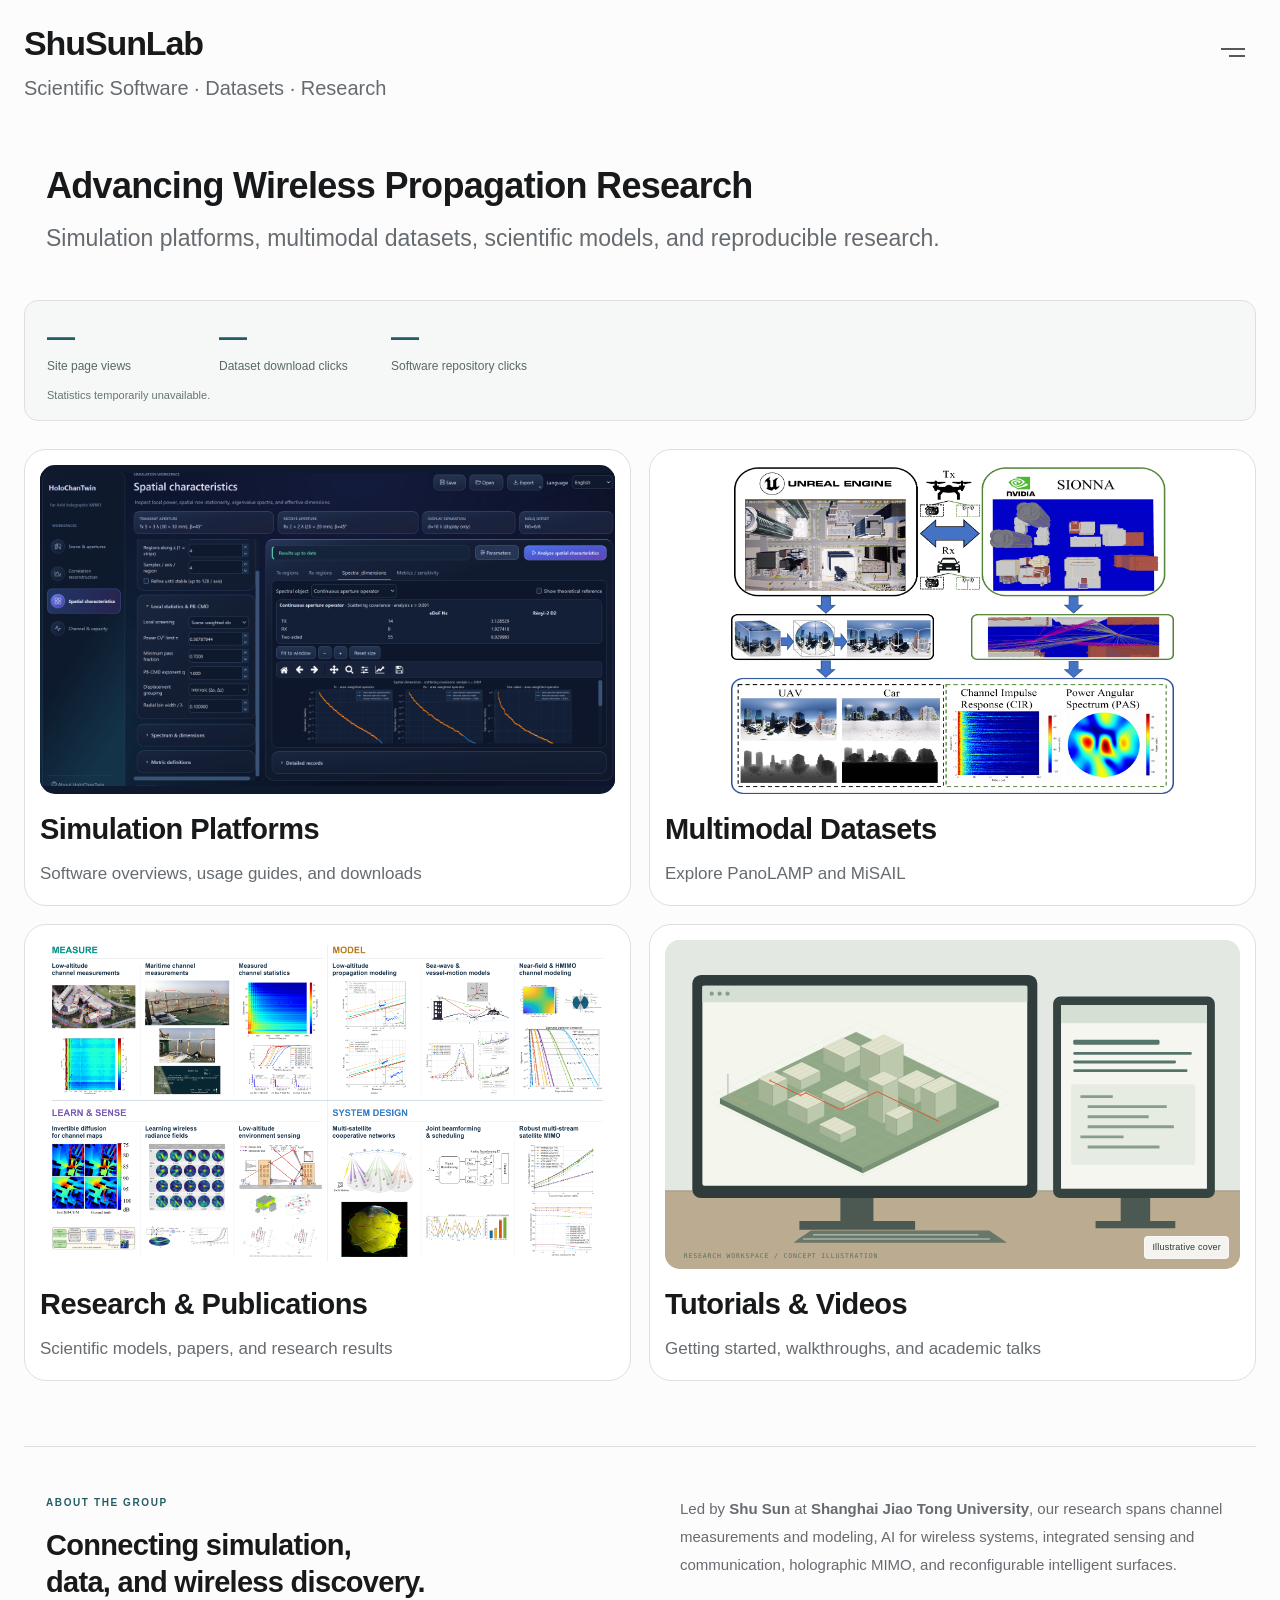
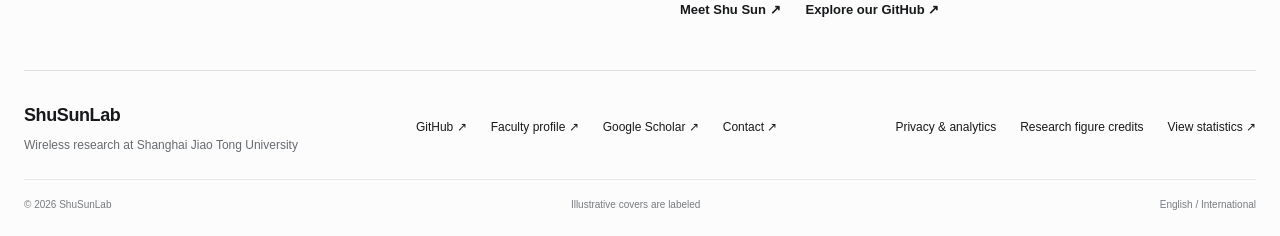
<file: index.html>
<!doctype html>
<html lang="en"><head><meta charset="utf-8"><meta name="viewport" content="width=device-width, initial-scale=1"><meta name="theme-color" content="#fcfcfc"><meta name="description" content="ShuSunLab research hub: simulation platforms, multimodal datasets, scientific models, publications, and practical guides."><meta name="robots" content="index,follow"><meta property="og:title" content="Research Hub — ShuSunLab"><meta property="og:description" content="ShuSunLab research hub: simulation platforms, multimodal datasets, scientific models, publications, and practical guides."><title>Research Hub — ShuSunLab</title><link rel="icon" href="/favicon.svg" type="image/svg+xml"><link rel="stylesheet" href="portal.css"><script src="portal.js" defer></script><script src="site-config.js" defer></script><script src="analytics.js" defer></script><link rel="canonical" href="https://shusunlab.github.io/"><meta property="og:url" content="https://shusunlab.github.io/"><meta property="og:type" content="website"><meta property="og:site_name" content="ShuSunLab"><link rel="stylesheet" href="public-stats.css"><script src="public-stats.js" defer></script></head><body><a class="skip-link" href="#main">Skip to content</a><header class="header wrap"><div><a class="brand" href="index.html">ShuSunLab</a><p class="brand-subtitle">Scientific Software · Datasets · Research</p></div><button class="menu-toggle" aria-label="Open navigation menu" aria-expanded="false" aria-controls="site-menu"><span></span><span></span><span></span></button><nav id="site-menu" class="site-menu" aria-label="Main navigation"><a href="index.html" aria-current="page">Home</a><a href="platforms.html">Simulation Platforms</a><a href="datasets.html">Multimodal Datasets</a><a href="publications.html">Research & Publications</a><a href="tutorials.html">Tutorials & Videos</a><a href="https://github.com/ShuSunLab" target="_blank" rel="noopener noreferrer">GitHub <span aria-hidden="true">↗</span></a><a href="https://icisee.sjtu.edu.cn/jiaoshiml/548.html" target="_blank" rel="noopener noreferrer">Faculty profile <span aria-hidden="true">↗</span></a><a href="https://dash.cloudflare.com/3c6f97cd779b14a8a4eb833f8f05fec4/workers/d1/databases/d4abb3b9-f65b-41f5-adff-e5b896fb768b/console" target="_blank" rel="noopener noreferrer" title="Owner access: Cloudflare sign-in required" aria-label="View statistics (Cloudflare sign-in required)">View statistics <span aria-hidden="true">↗</span></a></nav></header><main id="main" class="wrap"><section class="home-intro"><p class="eyebrow">SHANGHAI JIAO TONG UNIVERSITY</p><h1>Advancing Wireless Propagation Research</h1><p>Simulation platforms, multimodal datasets, scientific models, and reproducible research.</p></section><section class="usage-summary" aria-label="Recorded website activity"><dl class="usage-stats"><div class="usage-stat"><dt>Site page views</dt><dd data-public-stat="siteViews">—</dd></div><div class="usage-stat"><dt>Dataset download clicks</dt><dd data-public-stat="datasetClicks">—</dd></div><div class="usage-stat"><dt>Software repository clicks</dt><dd data-public-stat="softwareClicks">—</dd></div></dl><p class="usage-caption" data-stats-status aria-live="polite" hidden></p><noscript><p class="usage-caption">Enable JavaScript to view current statistics.</p></noscript></section><section class="category-grid" aria-label="Explore our research resources"><a class="category-card" href="platforms.html"><div class="cover holo-cover"><img src="Holo.png" width="3020" height="1648" alt="HoloChanTwin interface showing spatial characteristics, effective dimensions, and eigenvalue spectra"></div><div class="category-copy"><h2>Simulation Platforms</h2><p>Software overviews, usage guides, and downloads</p><span class="card-arrow" aria-hidden="true">↗</span></div></a><a class="category-card" href="datasets.html"><div class="cover panolamp-cover"><img src="PanoLAMP.png" width="1445" height="1071" alt="PanoLAMP data-generation pipeline combining panoramic visual data, depth, and simulated wireless channels"></div><div class="category-copy"><h2>Multimodal Datasets</h2><p>Explore PanoLAMP and MiSAIL</p><span class="card-arrow" aria-hidden="true">↗</span></div></a><a class="category-card" href="publications.html"><div class="cover research-cover"><img src="cover-research-v12.png" width="4200" height="2415" alt="ShuSunLab research figures: channel measurement and modeling, wireless AI and sensing, and satellite system design" loading="lazy" decoding="async"></div><div class="category-copy"><h2>Research & Publications</h2><p>Scientific models, papers, and research results</p><span class="card-arrow" aria-hidden="true">↗</span></div></a><a class="category-card" href="tutorials.html"><div class="cover"><img src="cover-tutorial.svg" width="800" height="460" alt="Illustrative research software and documentation workspace" loading="lazy"><span class="image-note">Illustrative cover</span></div><div class="category-copy"><h2>Tutorials & Videos</h2><p>Getting started, walkthroughs, and academic talks</p><span class="card-arrow" aria-hidden="true">↗</span></div></a></section><section class="group-intro" aria-labelledby="group-title"><div><p class="eyebrow">ABOUT THE GROUP</p><h2 id="group-title">Connecting simulation,<br>data, and wireless discovery.</h2></div><div><p>Led by <strong>Shu Sun</strong> at <strong>Shanghai Jiao Tong University</strong>, our research spans channel measurements and modeling, AI for wireless systems, integrated sensing and communication, holographic MIMO, and reconfigurable intelligent surfaces.</p><div class="inline-links"><a href="https://icisee.sjtu.edu.cn/jiaoshiml/548.html" target="_blank" rel="noopener noreferrer">Meet Shu Sun <span aria-hidden="true">↗</span></a><a href="https://github.com/ShuSunLab" target="_blank" rel="noopener noreferrer">Explore our GitHub <span aria-hidden="true">↗</span></a></div></div></section></main><footer class="footer wrap"><div><strong>ShuSunLab</strong><p>Wireless research at Shanghai Jiao Tong University</p></div><div class="footer-links"><a href="https://github.com/ShuSunLab" target="_blank" rel="noopener noreferrer">GitHub <span aria-hidden="true">↗</span></a><a href="https://icisee.sjtu.edu.cn/jiaoshiml/548.html" target="_blank" rel="noopener noreferrer">Faculty profile <span aria-hidden="true">↗</span></a><a href="https://scholar.google.com/citations?user=_XzTojkAAAAJ&amp;hl=en" target="_blank" rel="noopener noreferrer">Google Scholar <span aria-hidden="true">↗</span></a><a href="mailto:shusun@sjtu.edu.cn">Contact ↗</a></div><div class="footer-links"><a href="privacy.html">Privacy & analytics</a><a href="research-cover-sources.txt">Research figure credits</a><a data-analytics-dashboard href="https://dash.cloudflare.com/3c6f97cd779b14a8a4eb833f8f05fec4/workers/d1/databases/d4abb3b9-f65b-41f5-adff-e5b896fb768b/console" target="_blank" rel="noopener noreferrer" title="Owner access: Cloudflare sign-in required" aria-label="View statistics (Cloudflare sign-in required)">View statistics ↗</a></div><div class="footer-note"><span>© 2026 ShuSunLab</span><span>Illustrative covers are labeled</span><span>English / International</span></div></footer></body></html>
</file>
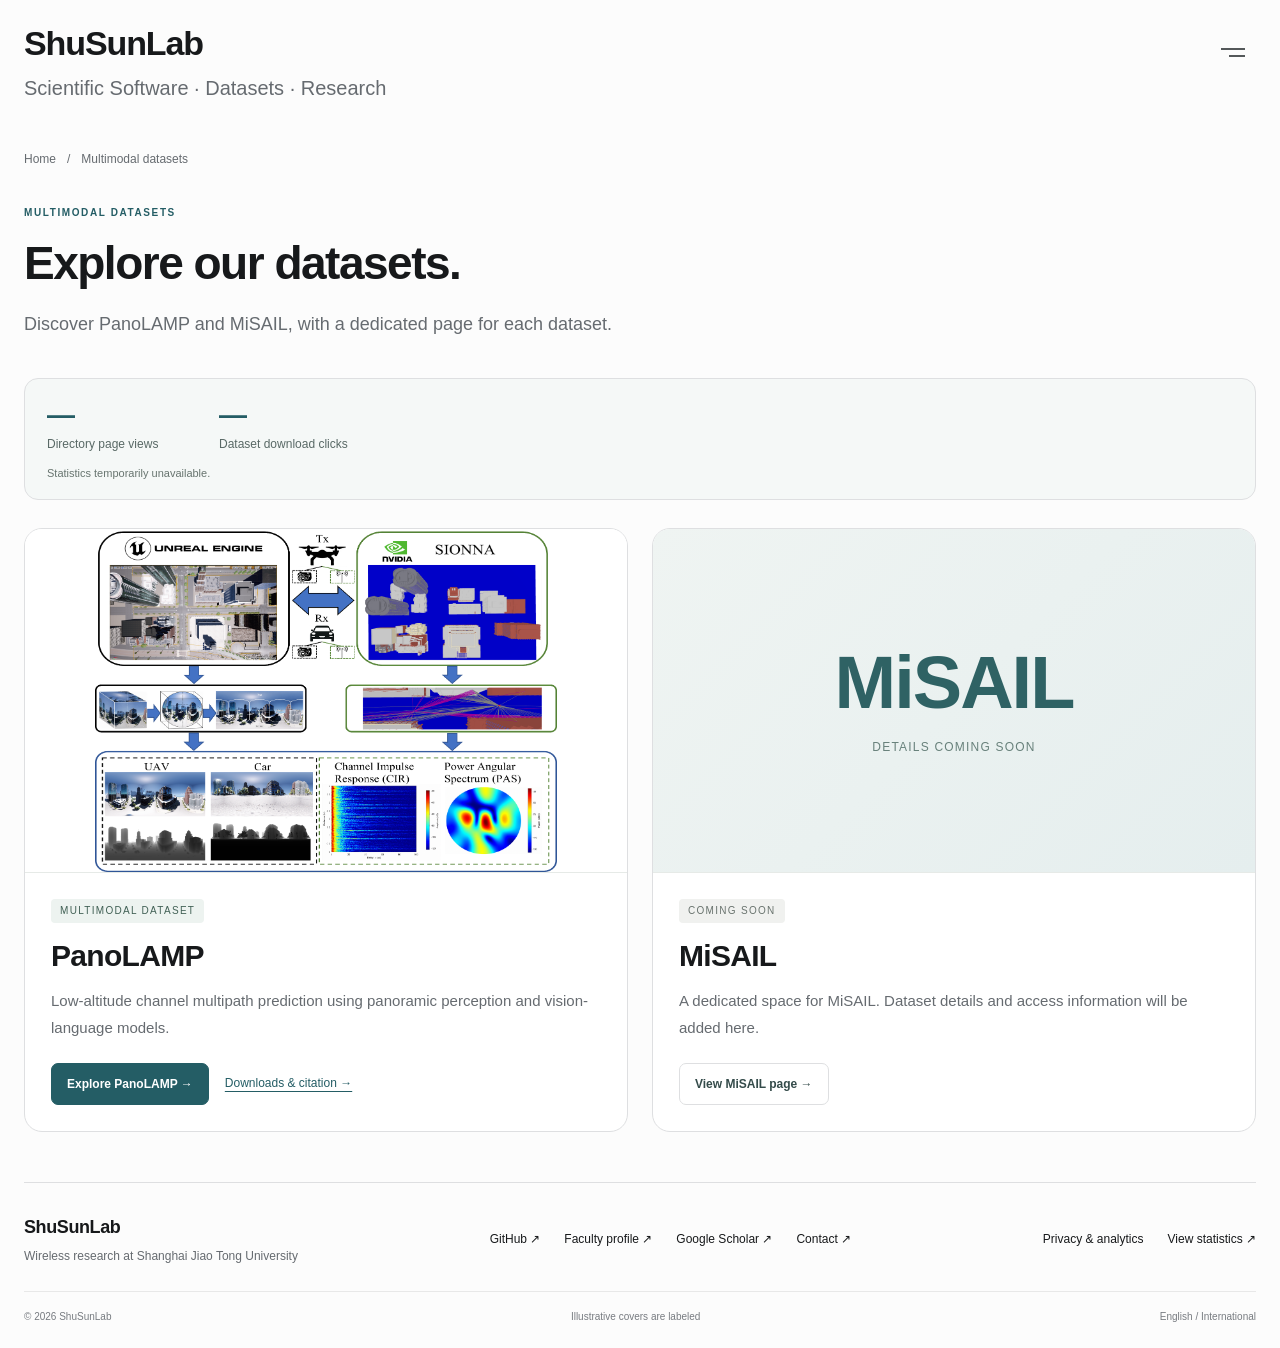
<file: datasets.html>
<!doctype html>
<html lang="en"><head><meta charset="utf-8"><meta name="viewport" content="width=device-width, initial-scale=1"><meta name="theme-color" content="#fcfcfc"><meta name="description" content="Explore PanoLAMP and MiSAIL, each with its own dataset page."><meta name="robots" content="index,follow"><meta property="og:title" content="Multimodal Datasets — ShuSunLab"><meta property="og:description" content="Explore PanoLAMP and MiSAIL, each with its own dataset page."><title>Multimodal Datasets — ShuSunLab</title><link rel="icon" href="/favicon.svg" type="image/svg+xml"><link rel="stylesheet" href="portal.css"><script src="portal.js" defer></script><script src="site-config.js" defer></script><script src="analytics.js" defer></script><link rel="canonical" href="https://shusunlab.github.io/datasets.html"><meta property="og:url" content="https://shusunlab.github.io/datasets.html"><meta property="og:type" content="website"><meta property="og:site_name" content="ShuSunLab"><link rel="stylesheet" href="public-stats.css"><script src="public-stats.js" defer></script><link rel="stylesheet" href="datasets.css"></head><body><a class="skip-link" href="#main">Skip to content</a><header class="header wrap"><div><a class="brand" href="index.html">ShuSunLab</a><p class="brand-subtitle">Scientific Software · Datasets · Research</p></div><button class="menu-toggle" aria-label="Open navigation menu" aria-expanded="false" aria-controls="site-menu"><span></span><span></span><span></span></button><nav id="site-menu" class="site-menu" aria-label="Main navigation"><a href="index.html">Home</a><a href="platforms.html">Simulation Platforms</a><a href="datasets.html" aria-current="page">Multimodal Datasets</a><a href="publications.html">Research & Publications</a><a href="tutorials.html">Tutorials & Videos</a><a href="https://github.com/ShuSunLab" target="_blank" rel="noopener noreferrer">GitHub <span aria-hidden="true">↗</span></a><a href="https://icisee.sjtu.edu.cn/jiaoshiml/548.html" target="_blank" rel="noopener noreferrer">Faculty profile <span aria-hidden="true">↗</span></a><a href="https://dash.cloudflare.com/3c6f97cd779b14a8a4eb833f8f05fec4/workers/d1/databases/d4abb3b9-f65b-41f5-adff-e5b896fb768b/console" target="_blank" rel="noopener noreferrer" title="Owner access: Cloudflare sign-in required" aria-label="View statistics (Cloudflare sign-in required)">View statistics <span aria-hidden="true">↗</span></a></nav></header><main id="main" class="wrap"><div class="breadcrumb"><a href="index.html">Home</a><span>/</span><span>Multimodal datasets</span></div><section class="page-intro"><p class="eyebrow">MULTIMODAL DATASETS</p><h1>Explore our datasets.</h1><p>Discover PanoLAMP and MiSAIL, with a dedicated page for each dataset.</p></section><section class="usage-summary" aria-label="Recorded website activity"><dl class="usage-stats"><div class="usage-stat"><dt>Directory page views</dt><dd data-public-stat="pageViews">—</dd></div><div class="usage-stat"><dt>Dataset download clicks</dt><dd data-public-stat="datasetClicks">—</dd></div></dl><p class="usage-caption" data-stats-status aria-live="polite" hidden></p><noscript><p class="usage-caption">Enable JavaScript to view current statistics.</p></noscript></section><section class="dataset-catalog" aria-label="Choose a dataset">
<article class="dataset-card" id="download"><a class="dataset-card-visual panolamp-cover" href="panolamp.html" aria-label="Explore PanoLAMP"><img src="PanoLAMP.png" width="1445" height="1071" alt="PanoLAMP pipeline combining panoramic visual data, depth, and simulated wireless channels"></a><div class="dataset-card-copy"><span class="badge">MULTIMODAL DATASET</span><h2><a href="panolamp.html">PanoLAMP</a></h2><p>Low-altitude channel multipath prediction using panoramic perception and vision-language models.</p><div class="dataset-card-actions" id="citation"><a class="button primary" href="panolamp.html">Explore PanoLAMP →</a><a class="dataset-text-link" href="panolamp.html#download">Downloads &amp; citation →</a></div></div></article>
<article class="dataset-card"><a class="dataset-card-visual dataset-placeholder" href="misail.html" aria-label="Preview MiSAIL"><span class="dataset-wordmark">MiSAIL</span><span class="dataset-placeholder-note">Details coming soon</span></a><div class="dataset-card-copy"><span class="badge dataset-coming-soon">COMING SOON</span><h2><a href="misail.html">MiSAIL</a></h2><p>A dedicated space for MiSAIL. Dataset details and access information will be added here.</p><div class="dataset-card-actions"><a class="button secondary" href="misail.html">View MiSAIL page →</a></div></div></article>
</section></main><footer class="footer wrap"><div><strong>ShuSunLab</strong><p>Wireless research at Shanghai Jiao Tong University</p></div><div class="footer-links"><a href="https://github.com/ShuSunLab" target="_blank" rel="noopener noreferrer">GitHub <span aria-hidden="true">↗</span></a><a href="https://icisee.sjtu.edu.cn/jiaoshiml/548.html" target="_blank" rel="noopener noreferrer">Faculty profile <span aria-hidden="true">↗</span></a><a href="https://scholar.google.com/citations?user=_XzTojkAAAAJ&amp;hl=en" target="_blank" rel="noopener noreferrer">Google Scholar <span aria-hidden="true">↗</span></a><a href="mailto:shusun@sjtu.edu.cn">Contact ↗</a></div><div class="footer-links"><a href="privacy.html">Privacy & analytics</a><a data-analytics-dashboard href="https://dash.cloudflare.com/3c6f97cd779b14a8a4eb833f8f05fec4/workers/d1/databases/d4abb3b9-f65b-41f5-adff-e5b896fb768b/console" target="_blank" rel="noopener noreferrer" title="Owner access: Cloudflare sign-in required" aria-label="View statistics (Cloudflare sign-in required)">View statistics ↗</a></div><div class="footer-note"><span>© 2026 ShuSunLab</span><span>Illustrative covers are labeled</span><span>English / International</span></div></footer></body></html>
</file>
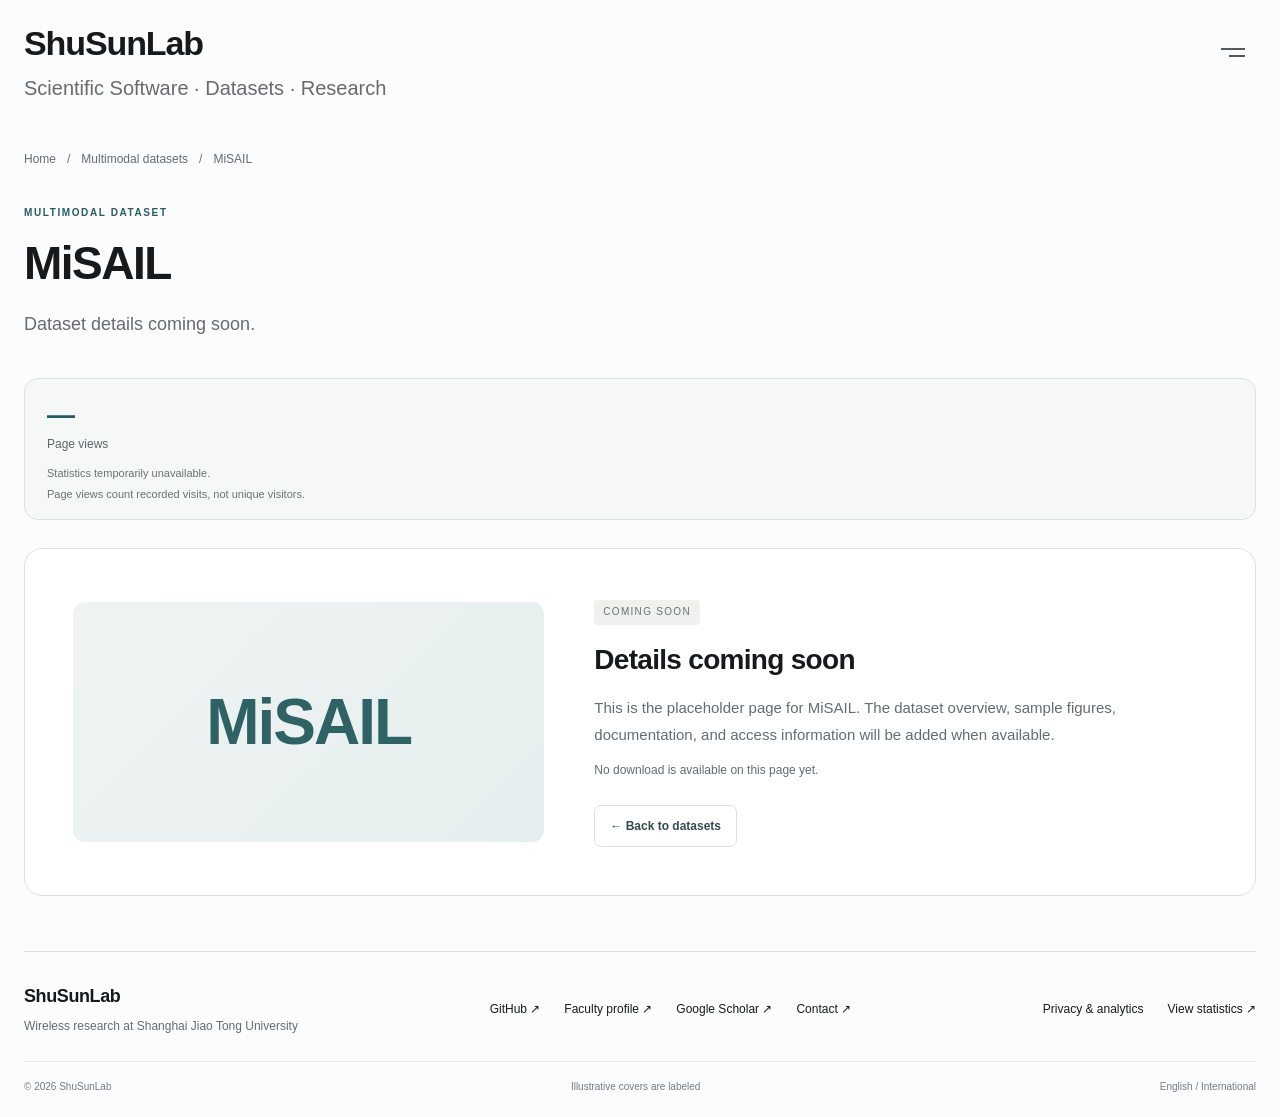
<file: misail.html>
<!doctype html>
<html lang="en"><head><meta charset="utf-8"><meta name="viewport" content="width=device-width, initial-scale=1"><meta name="theme-color" content="#fcfcfc"><meta name="description" content="MiSAIL dataset page. Details and access information coming soon."><meta name="robots" content="index,follow"><meta property="og:title" content="MiSAIL — ShuSunLab"><meta property="og:description" content="MiSAIL dataset page. Details and access information coming soon."><title>MiSAIL — ShuSunLab</title><link rel="icon" href="/favicon.svg" type="image/svg+xml"><link rel="stylesheet" href="portal.css"><script src="portal.js" defer></script><script src="site-config.js" defer></script><script src="analytics.js" defer></script><link rel="canonical" href="https://shusunlab.github.io/misail.html"><meta property="og:url" content="https://shusunlab.github.io/misail.html"><meta property="og:type" content="website"><meta property="og:site_name" content="ShuSunLab"><link rel="stylesheet" href="public-stats.css"><script src="public-stats.js" defer></script><link rel="stylesheet" href="datasets.css"></head><body><a class="skip-link" href="#main">Skip to content</a><header class="header wrap"><div><a class="brand" href="index.html">ShuSunLab</a><p class="brand-subtitle">Scientific Software · Datasets · Research</p></div><button class="menu-toggle" aria-label="Open navigation menu" aria-expanded="false" aria-controls="site-menu"><span></span><span></span><span></span></button><nav id="site-menu" class="site-menu" aria-label="Main navigation"><a href="index.html">Home</a><a href="platforms.html">Simulation Platforms</a><a href="datasets.html" aria-current="page">Multimodal Datasets</a><a href="publications.html">Research & Publications</a><a href="tutorials.html">Tutorials & Videos</a><a href="https://github.com/ShuSunLab" target="_blank" rel="noopener noreferrer">GitHub <span aria-hidden="true">↗</span></a><a href="https://icisee.sjtu.edu.cn/jiaoshiml/548.html" target="_blank" rel="noopener noreferrer">Faculty profile <span aria-hidden="true">↗</span></a><a href="https://dash.cloudflare.com/3c6f97cd779b14a8a4eb833f8f05fec4/workers/d1/databases/d4abb3b9-f65b-41f5-adff-e5b896fb768b/console" target="_blank" rel="noopener noreferrer" title="Owner access: Cloudflare sign-in required" aria-label="View statistics (Cloudflare sign-in required)">View statistics <span aria-hidden="true">↗</span></a></nav></header><main id="main" class="wrap"><div class="breadcrumb"><a href="index.html">Home</a><span>/</span><a href="datasets.html">Multimodal datasets</a><span>/</span><span>MiSAIL</span></div><section class="page-intro"><p class="eyebrow">MULTIMODAL DATASET</p><h1>MiSAIL</h1><p>Dataset details coming soon.</p></section><section class="usage-summary" aria-label="Recorded website activity"><dl class="usage-stats"><div class="usage-stat"><dt>Page views</dt><dd data-public-stat="pageViews">—</dd></div></dl><p class="usage-caption" data-stats-status aria-live="polite" hidden></p><p class="usage-caption">Page views count recorded visits, not unique visitors.</p><noscript><p class="usage-caption">Enable JavaScript to view current statistics.</p></noscript></section><section class="dataset-holding" aria-labelledby="misail-status"><div class="dataset-placeholder-mark" aria-hidden="true">MiSAIL</div><div class="dataset-holding-copy"><span class="badge dataset-coming-soon">COMING SOON</span><h2 id="misail-status">Details coming soon</h2><p>This is the placeholder page for MiSAIL. The dataset overview, sample figures, documentation, and access information will be added when available.</p><p class="small">No download is available on this page yet.</p><a class="button secondary" href="datasets.html">← Back to datasets</a></div></section></main><footer class="footer wrap"><div><strong>ShuSunLab</strong><p>Wireless research at Shanghai Jiao Tong University</p></div><div class="footer-links"><a href="https://github.com/ShuSunLab" target="_blank" rel="noopener noreferrer">GitHub <span aria-hidden="true">↗</span></a><a href="https://icisee.sjtu.edu.cn/jiaoshiml/548.html" target="_blank" rel="noopener noreferrer">Faculty profile <span aria-hidden="true">↗</span></a><a href="https://scholar.google.com/citations?user=_XzTojkAAAAJ&amp;hl=en" target="_blank" rel="noopener noreferrer">Google Scholar <span aria-hidden="true">↗</span></a><a href="mailto:shusun@sjtu.edu.cn">Contact ↗</a></div><div class="footer-links"><a href="privacy.html">Privacy & analytics</a><a data-analytics-dashboard href="https://dash.cloudflare.com/3c6f97cd779b14a8a4eb833f8f05fec4/workers/d1/databases/d4abb3b9-f65b-41f5-adff-e5b896fb768b/console" target="_blank" rel="noopener noreferrer" title="Owner access: Cloudflare sign-in required" aria-label="View statistics (Cloudflare sign-in required)">View statistics ↗</a></div><div class="footer-note"><span>© 2026 ShuSunLab</span><span>Illustrative covers are labeled</span><span>English / International</span></div></footer></body></html>
</file>
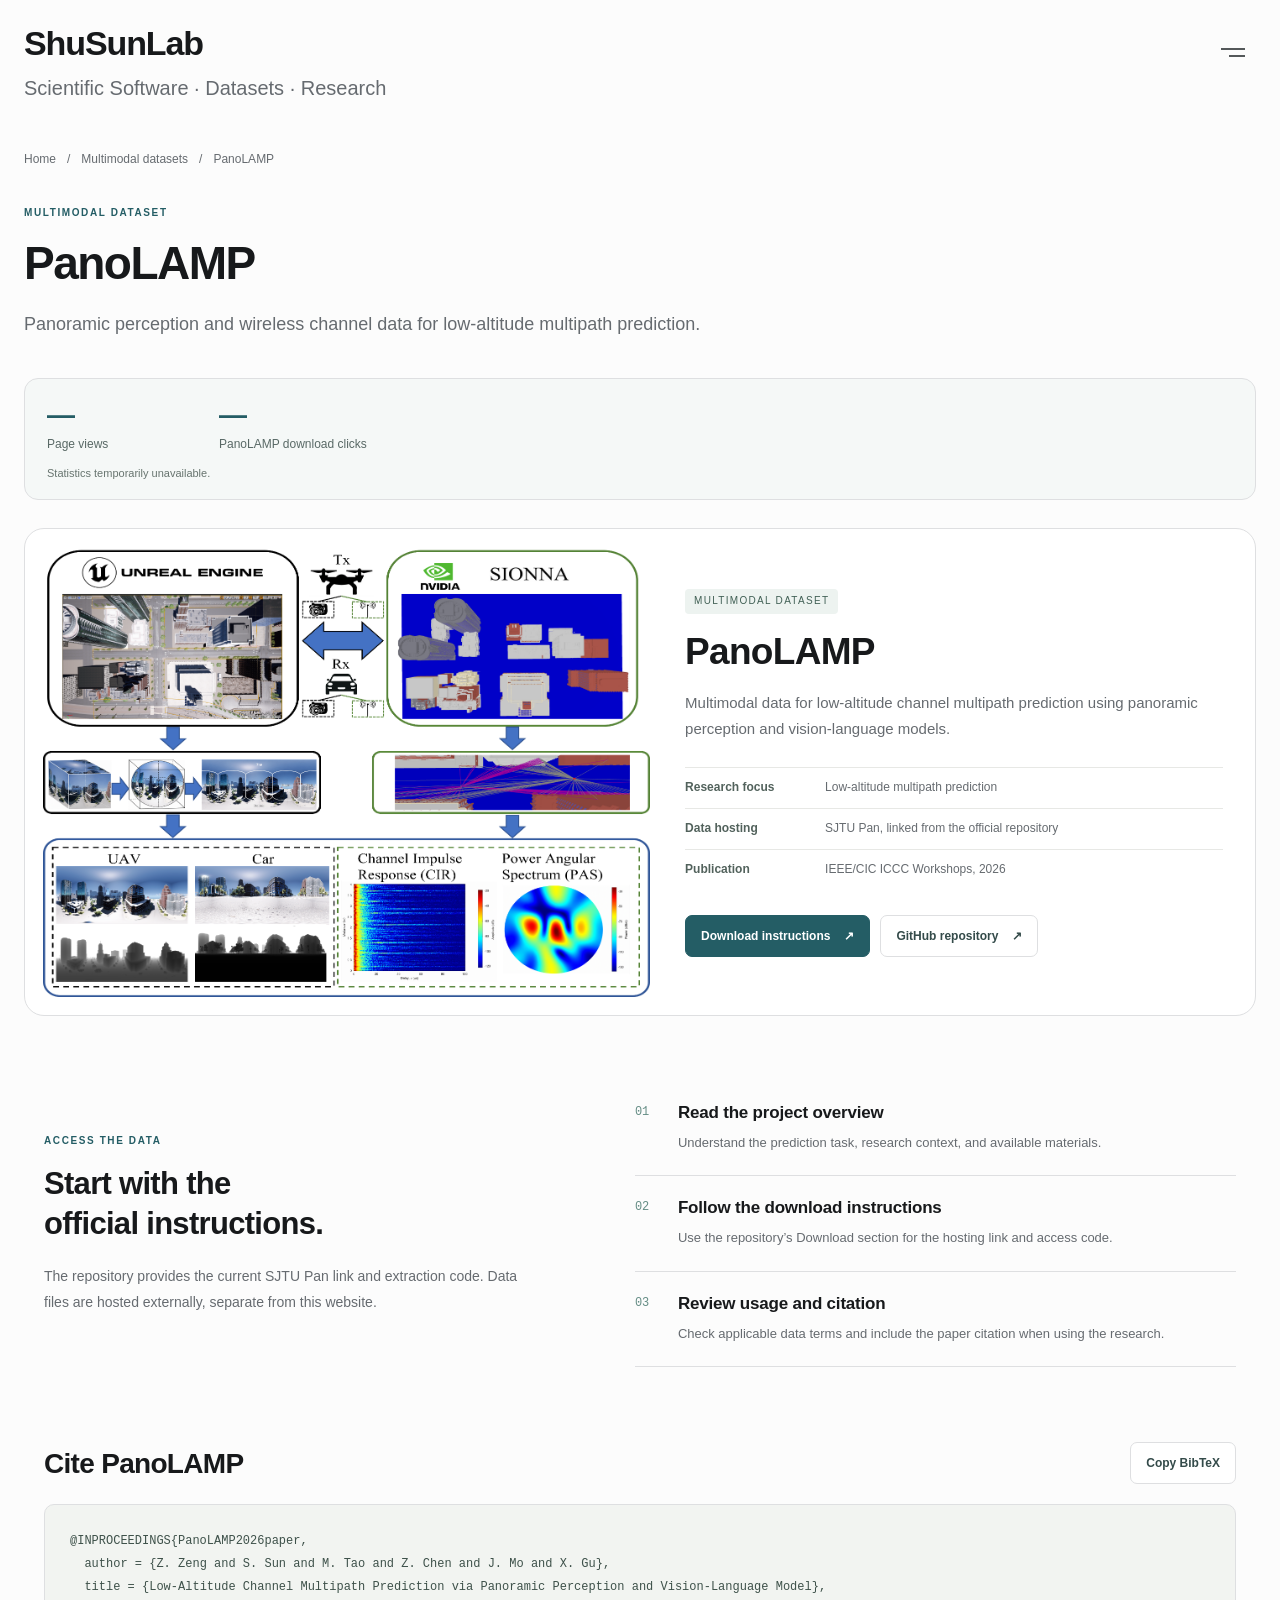
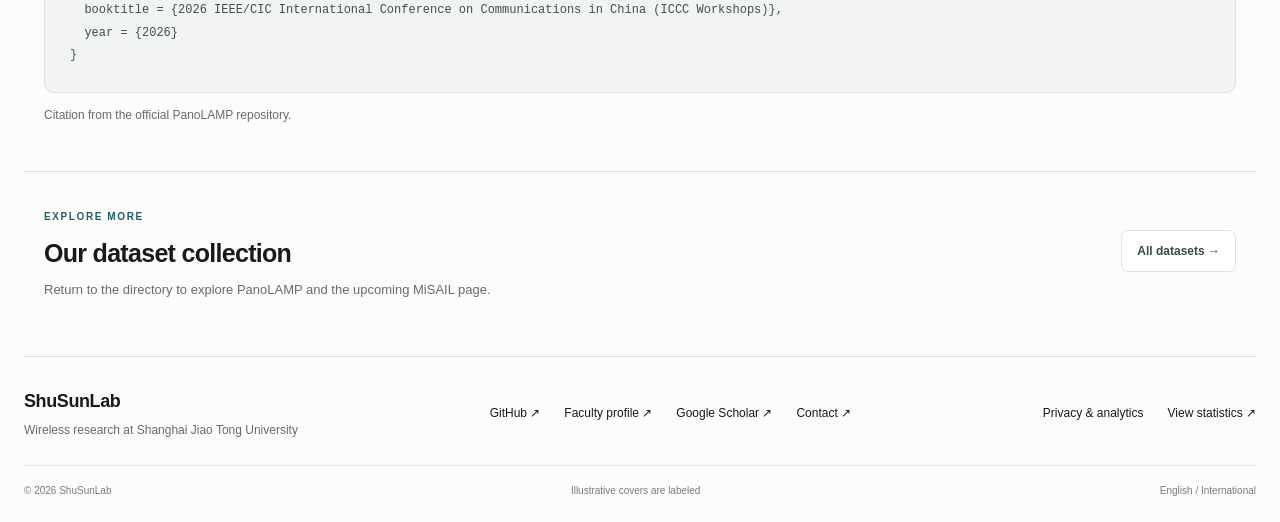
<file: panolamp.html>
<!doctype html>
<html lang="en"><head><meta charset="utf-8"><meta name="viewport" content="width=device-width, initial-scale=1"><meta name="theme-color" content="#fcfcfc"><meta name="description" content="Explore PanoLAMP multimodal data, official download instructions, and citation information."><meta name="robots" content="index,follow"><meta property="og:title" content="PanoLAMP — ShuSunLab"><meta property="og:description" content="Explore PanoLAMP multimodal data, official download instructions, and citation information."><title>PanoLAMP — ShuSunLab</title><link rel="icon" href="/favicon.svg" type="image/svg+xml"><link rel="stylesheet" href="portal.css"><script src="portal.js" defer></script><script src="site-config.js" defer></script><script src="analytics.js" defer></script><link rel="canonical" href="https://shusunlab.github.io/panolamp.html"><meta property="og:url" content="https://shusunlab.github.io/panolamp.html"><meta property="og:type" content="website"><meta property="og:site_name" content="ShuSunLab"><link rel="stylesheet" href="public-stats.css"><script src="public-stats.js" defer></script><link rel="stylesheet" href="datasets.css"></head><body><a class="skip-link" href="#main">Skip to content</a><header class="header wrap"><div><a class="brand" href="index.html">ShuSunLab</a><p class="brand-subtitle">Scientific Software · Datasets · Research</p></div><button class="menu-toggle" aria-label="Open navigation menu" aria-expanded="false" aria-controls="site-menu"><span></span><span></span><span></span></button><nav id="site-menu" class="site-menu" aria-label="Main navigation"><a href="index.html">Home</a><a href="platforms.html">Simulation Platforms</a><a href="datasets.html" aria-current="page">Multimodal Datasets</a><a href="publications.html">Research & Publications</a><a href="tutorials.html">Tutorials & Videos</a><a href="https://github.com/ShuSunLab" target="_blank" rel="noopener noreferrer">GitHub <span aria-hidden="true">↗</span></a><a href="https://icisee.sjtu.edu.cn/jiaoshiml/548.html" target="_blank" rel="noopener noreferrer">Faculty profile <span aria-hidden="true">↗</span></a><a href="https://dash.cloudflare.com/3c6f97cd779b14a8a4eb833f8f05fec4/workers/d1/databases/d4abb3b9-f65b-41f5-adff-e5b896fb768b/console" target="_blank" rel="noopener noreferrer" title="Owner access: Cloudflare sign-in required" aria-label="View statistics (Cloudflare sign-in required)">View statistics <span aria-hidden="true">↗</span></a></nav></header><main id="main" class="wrap"><div class="breadcrumb"><a href="index.html">Home</a><span>/</span><a href="datasets.html">Multimodal datasets</a><span>/</span><span>PanoLAMP</span></div><section class="page-intro"><p class="eyebrow">MULTIMODAL DATASET</p><h1>PanoLAMP</h1><p>Panoramic perception and wireless channel data for low-altitude multipath prediction.</p></section><section class="usage-summary" aria-label="Recorded website activity"><dl class="usage-stats"><div class="usage-stat"><dt>Page views</dt><dd data-public-stat="pageViews">—</dd></div><div class="usage-stat"><dt>PanoLAMP download clicks</dt><dd data-public-stat="panolampClicks">—</dd></div></dl><p class="usage-caption" data-stats-status aria-live="polite" hidden></p><noscript><p class="usage-caption">Enable JavaScript to view current statistics.</p></noscript></section><article class="project-feature"><div class="feature-image panolamp-cover"><img src="PanoLAMP.png" width="1445" height="1071" alt="PanoLAMP data-generation pipeline combining panoramic visual data, depth, and simulated wireless channels"></div><div class="feature-copy"><span class="badge">MULTIMODAL DATASET</span><h2>PanoLAMP</h2><p>Multimodal data for low-altitude channel multipath prediction using panoramic perception and vision-language models.</p><dl class="facts"><div><dt>Research focus</dt><dd>Low-altitude multipath prediction</dd></div><div><dt>Data hosting</dt><dd>SJTU Pan, linked from the official repository</dd></div><div><dt>Publication</dt><dd>IEEE/CIC ICCC Workshops, 2026</dd></div></dl><div class="actions"><a class="button primary" href="https://github.com/ShuSunLab/PanoLAMP#download" target="_blank" rel="noopener noreferrer">Download instructions <span aria-hidden="true">↗</span></a><a class="button secondary" href="https://github.com/ShuSunLab/PanoLAMP" target="_blank" rel="noopener noreferrer">GitHub repository <span aria-hidden="true">↗</span></a></div></div></article><section class="split-section" id="download"><div><p class="eyebrow">ACCESS THE DATA</p><h2>Start with the<br>official instructions.</h2><p>The repository provides the current SJTU Pan link and extraction code. Data files are hosted externally, separate from this website.</p></div><ol class="step-list"><li><h3>Read the project overview</h3><p>Understand the prediction task, research context, and available materials.</p></li><li><h3>Follow the download instructions</h3><p>Use the repository’s Download section for the hosting link and access code.</p></li><li><h3>Review usage and citation</h3><p>Check applicable data terms and include the paper citation when using the research.</p></li></ol></section><section class="citation-section" id="citation"><div class="section-line"><h2>Cite PanoLAMP</h2><button class="button secondary" id="copy-citation">Copy BibTeX</button></div><pre id="citation-text">@INPROCEEDINGS{PanoLAMP2026paper,
  author = {Z. Zeng and S. Sun and M. Tao and Z. Chen and J. Mo and X. Gu},
  title = {Low-Altitude Channel Multipath Prediction via Panoramic Perception and Vision-Language Model},
  booktitle = {2026 IEEE/CIC International Conference on Communications in China (ICCC Workshops)},
  year = {2026}
}</pre><p id="copy-status" class="small" aria-live="polite">Citation from the official PanoLAMP repository.</p></section><section class="related"><div><span class="eyebrow">EXPLORE MORE</span><h2>Our dataset collection</h2><p>Return to the directory to explore PanoLAMP and the upcoming MiSAIL page.</p></div><a class="button secondary" href="datasets.html">All datasets →</a></section></main><footer class="footer wrap"><div><strong>ShuSunLab</strong><p>Wireless research at Shanghai Jiao Tong University</p></div><div class="footer-links"><a href="https://github.com/ShuSunLab" target="_blank" rel="noopener noreferrer">GitHub <span aria-hidden="true">↗</span></a><a href="https://icisee.sjtu.edu.cn/jiaoshiml/548.html" target="_blank" rel="noopener noreferrer">Faculty profile <span aria-hidden="true">↗</span></a><a href="https://scholar.google.com/citations?user=_XzTojkAAAAJ&amp;hl=en" target="_blank" rel="noopener noreferrer">Google Scholar <span aria-hidden="true">↗</span></a><a href="mailto:shusun@sjtu.edu.cn">Contact ↗</a></div><div class="footer-links"><a href="privacy.html">Privacy & analytics</a><a data-analytics-dashboard href="https://dash.cloudflare.com/3c6f97cd779b14a8a4eb833f8f05fec4/workers/d1/databases/d4abb3b9-f65b-41f5-adff-e5b896fb768b/console" target="_blank" rel="noopener noreferrer" title="Owner access: Cloudflare sign-in required" aria-label="View statistics (Cloudflare sign-in required)">View statistics ↗</a></div><div class="footer-note"><span>© 2026 ShuSunLab</span><span>Illustrative covers are labeled</span><span>English / International</span></div></footer></body></html>
</file>
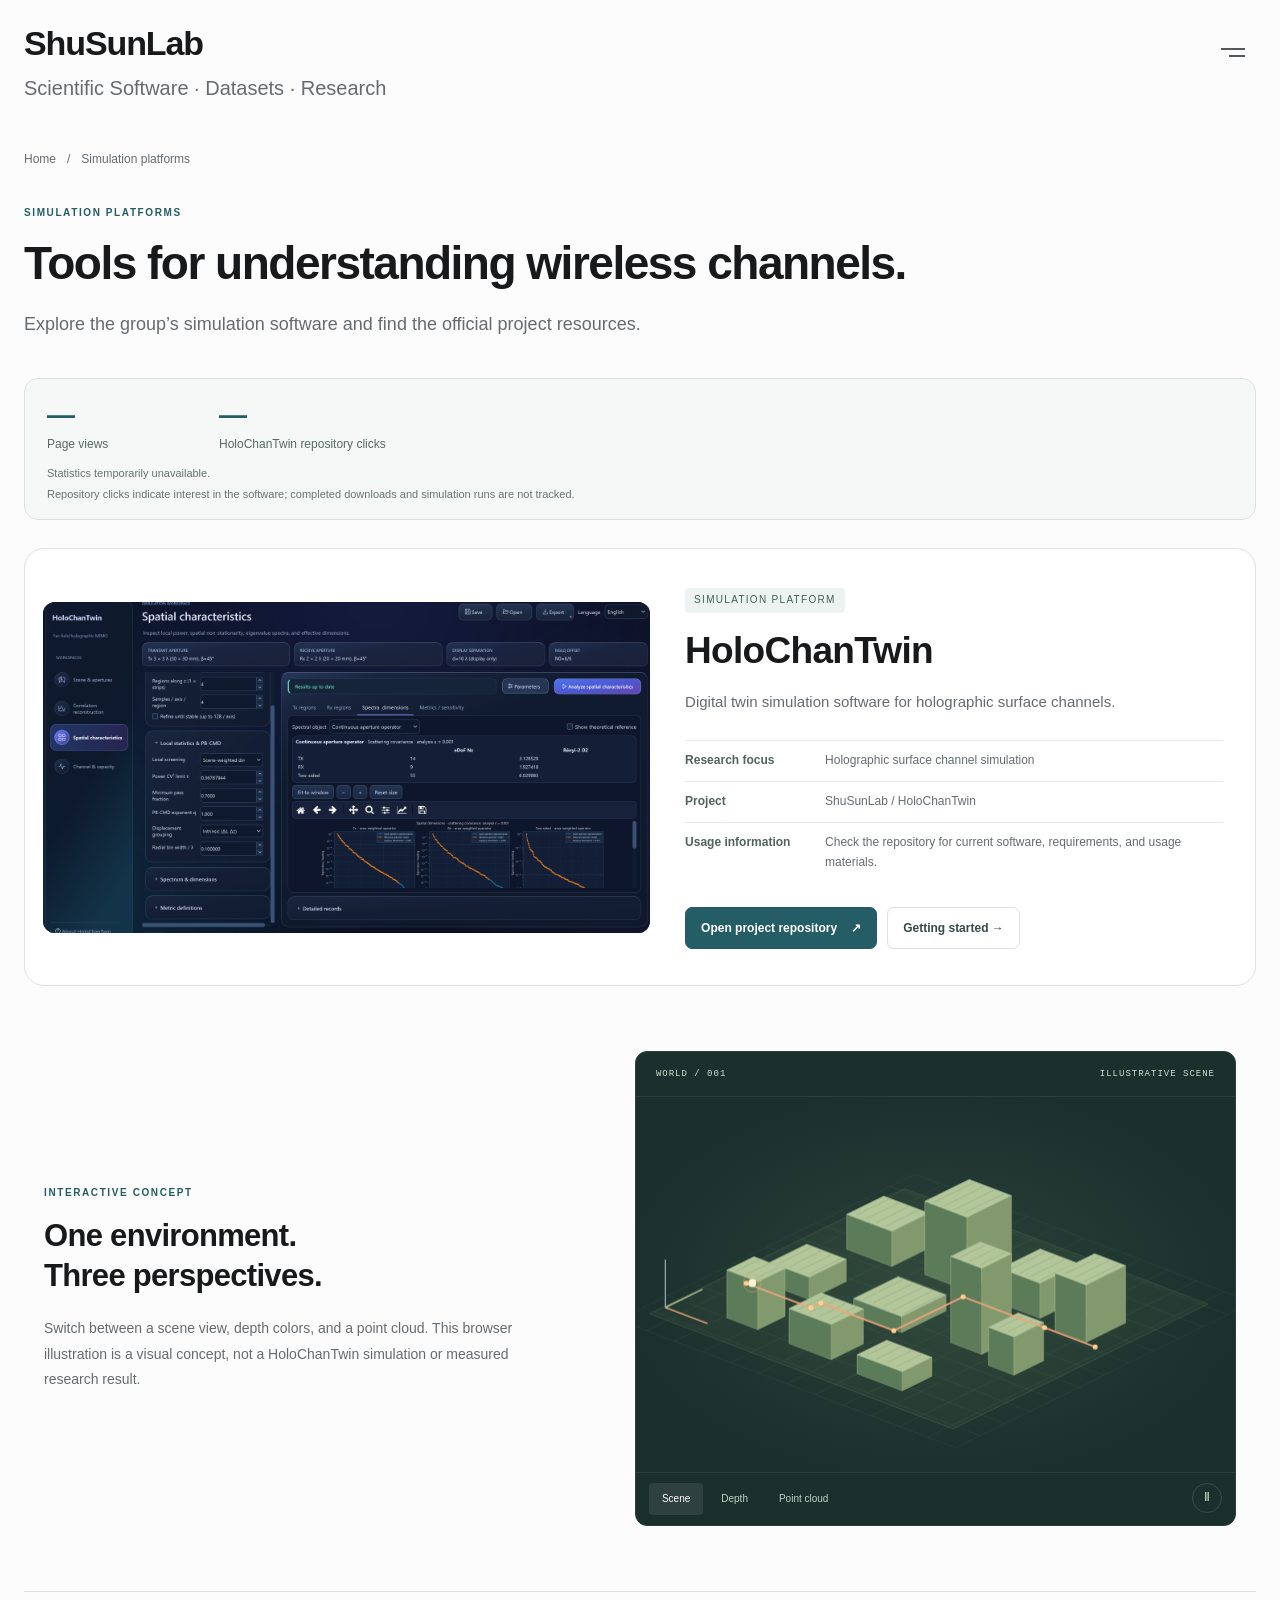
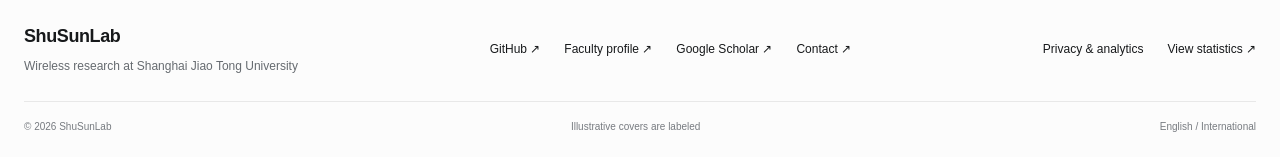
<file: platforms.html>
<!doctype html>
<html lang="en"><head><meta charset="utf-8"><meta name="viewport" content="width=device-width, initial-scale=1"><meta name="theme-color" content="#fcfcfc"><meta name="description" content="Explore HoloChanTwin, ShuSunLab digital twin simulation software for holographic surface channels."><meta name="robots" content="index,follow"><meta property="og:title" content="Simulation Platforms — ShuSunLab"><meta property="og:description" content="Explore HoloChanTwin, ShuSunLab digital twin simulation software for holographic surface channels."><title>Simulation Platforms — ShuSunLab</title><link rel="icon" href="/favicon.svg" type="image/svg+xml"><link rel="stylesheet" href="portal.css"><script src="portal.js" defer></script><script src="scene.js" defer></script><script src="site-config.js" defer></script><script src="analytics.js" defer></script><link rel="canonical" href="https://shusunlab.github.io/platforms.html"><meta property="og:url" content="https://shusunlab.github.io/platforms.html"><meta property="og:type" content="website"><meta property="og:site_name" content="ShuSunLab"><link rel="stylesheet" href="public-stats.css"><script src="public-stats.js" defer></script></head><body><a class="skip-link" href="#main">Skip to content</a><header class="header wrap"><div><a class="brand" href="index.html">ShuSunLab</a><p class="brand-subtitle">Scientific Software · Datasets · Research</p></div><button class="menu-toggle" aria-label="Open navigation menu" aria-expanded="false" aria-controls="site-menu"><span></span><span></span><span></span></button><nav id="site-menu" class="site-menu" aria-label="Main navigation"><a href="index.html">Home</a><a href="platforms.html" aria-current="page">Simulation Platforms</a><a href="datasets.html">Multimodal Datasets</a><a href="publications.html">Research & Publications</a><a href="tutorials.html">Tutorials & Videos</a><a href="https://github.com/ShuSunLab" target="_blank" rel="noopener noreferrer">GitHub <span aria-hidden="true">↗</span></a><a href="https://icisee.sjtu.edu.cn/jiaoshiml/548.html" target="_blank" rel="noopener noreferrer">Faculty profile <span aria-hidden="true">↗</span></a><a href="https://dash.cloudflare.com/3c6f97cd779b14a8a4eb833f8f05fec4/workers/d1/databases/d4abb3b9-f65b-41f5-adff-e5b896fb768b/console" target="_blank" rel="noopener noreferrer" title="Owner access: Cloudflare sign-in required" aria-label="View statistics (Cloudflare sign-in required)">View statistics <span aria-hidden="true">↗</span></a></nav></header><main id="main" class="wrap"><div class="breadcrumb"><a href="index.html">Home</a><span>/</span><span>Simulation platforms</span></div><section class="page-intro"><p class="eyebrow">SIMULATION PLATFORMS</p><h1>Tools for understanding wireless channels.</h1><p>Explore the group’s simulation software and find the official project resources.</p></section><section class="usage-summary" aria-label="Recorded website activity"><dl class="usage-stats"><div class="usage-stat"><dt>Page views</dt><dd data-public-stat="pageViews">—</dd></div><div class="usage-stat"><dt>HoloChanTwin repository clicks</dt><dd data-public-stat="softwareClicks">—</dd></div></dl><p class="usage-caption" data-stats-status aria-live="polite" hidden></p><p class="usage-caption">Repository clicks indicate interest in the software; completed downloads and simulation runs are not tracked.</p><noscript><p class="usage-caption">Enable JavaScript to view current statistics.</p></noscript></section><article class="project-feature"><div class="feature-image holo-cover"><img src="Holo.png" width="3020" height="1648" alt="HoloChanTwin interface showing spatial characteristics, effective dimensions, and eigenvalue spectra"></div><div class="feature-copy"><span class="badge">SIMULATION PLATFORM</span><h2>HoloChanTwin</h2><p>Digital twin simulation software for holographic surface channels.</p><dl class="facts"><div><dt>Research focus</dt><dd>Holographic surface channel simulation</dd></div><div><dt>Project</dt><dd>ShuSunLab / HoloChanTwin</dd></div><div><dt>Usage information</dt><dd>Check the repository for current software, requirements, and usage materials.</dd></div></dl><div class="actions"><a class="button primary" href="https://github.com/ShuSunLab/HoloChanTwin" target="_blank" rel="noopener noreferrer">Open project repository <span aria-hidden="true">↗</span></a><a class="button secondary" href="tutorials.html#platform-guide">Getting started →</a></div></div></article><section class="scene-section"><div><p class="eyebrow">INTERACTIVE CONCEPT</p><h2>One environment.<br>Three perspectives.</h2><p>Switch between a scene view, depth colors, and a point cloud. This browser illustration is a visual concept, not a HoloChanTwin simulation or measured research result.</p></div><figure class="scene-panel"><div class="scene-heading"><span>WORLD / 001</span><span>ILLUSTRATIVE SCENE</span></div><div class="scene-canvas-wrap"><canvas id="world-canvas" role="img" aria-label="Illustrative environment with scene, depth, and point cloud modes"></canvas></div><figcaption class="scene-toolbar"><div class="mode-tabs" role="group" aria-label="Visualization mode"><button data-mode="scene" aria-pressed="true">Scene</button><button data-mode="depth" aria-pressed="false">Depth</button><button data-mode="points" aria-pressed="false">Point cloud</button></div><button id="motion-toggle" class="motion-toggle" aria-label="Pause scene animation" aria-pressed="false">Ⅱ</button></figcaption></figure></section></main><footer class="footer wrap"><div><strong>ShuSunLab</strong><p>Wireless research at Shanghai Jiao Tong University</p></div><div class="footer-links"><a href="https://github.com/ShuSunLab" target="_blank" rel="noopener noreferrer">GitHub <span aria-hidden="true">↗</span></a><a href="https://icisee.sjtu.edu.cn/jiaoshiml/548.html" target="_blank" rel="noopener noreferrer">Faculty profile <span aria-hidden="true">↗</span></a><a href="https://scholar.google.com/citations?user=_XzTojkAAAAJ&amp;hl=en" target="_blank" rel="noopener noreferrer">Google Scholar <span aria-hidden="true">↗</span></a><a href="mailto:shusun@sjtu.edu.cn">Contact ↗</a></div><div class="footer-links"><a href="privacy.html">Privacy & analytics</a><a data-analytics-dashboard href="https://dash.cloudflare.com/3c6f97cd779b14a8a4eb833f8f05fec4/workers/d1/databases/d4abb3b9-f65b-41f5-adff-e5b896fb768b/console" target="_blank" rel="noopener noreferrer" title="Owner access: Cloudflare sign-in required" aria-label="View statistics (Cloudflare sign-in required)">View statistics ↗</a></div><div class="footer-note"><span>© 2026 ShuSunLab</span><span>Illustrative covers are labeled</span><span>English / International</span></div></footer></body></html>
</file>
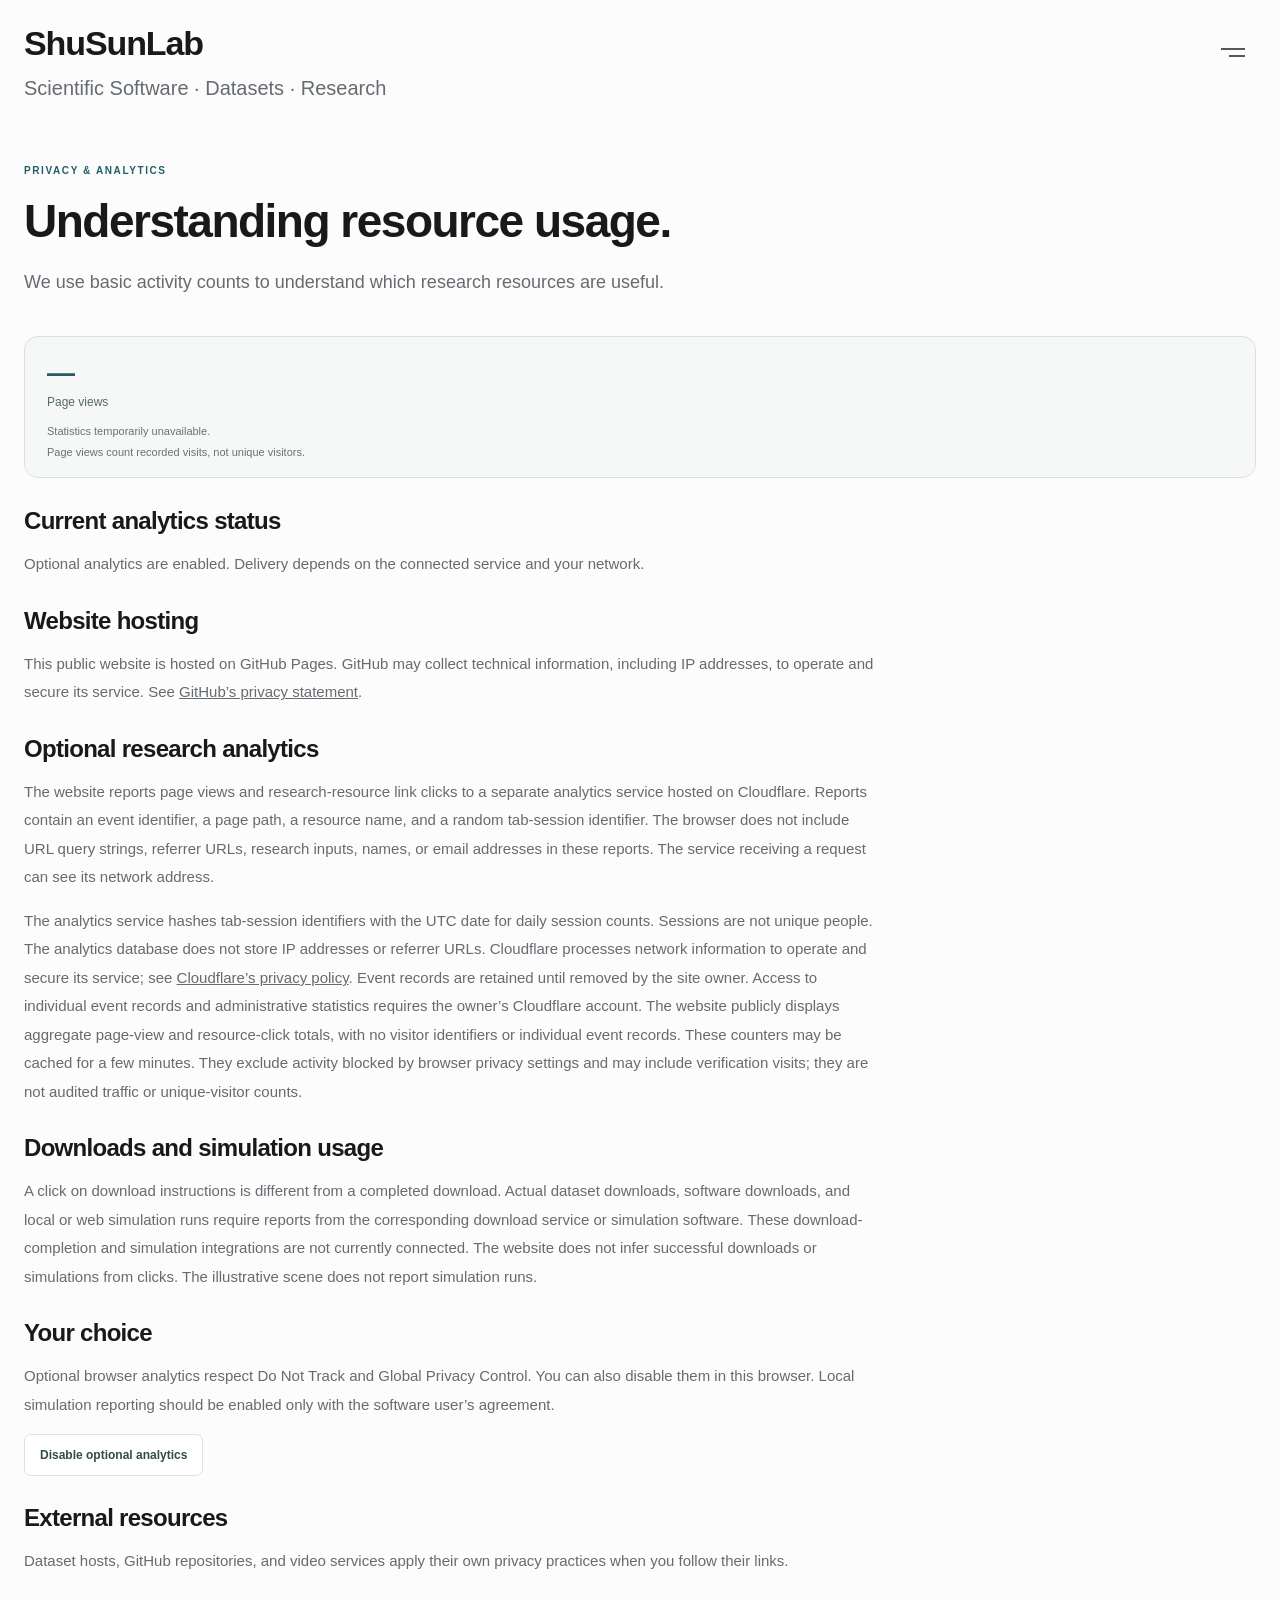
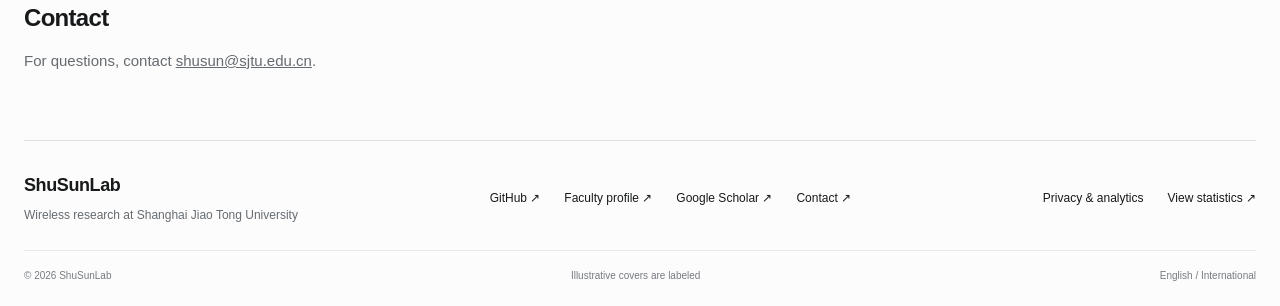
<file: privacy.html>
<!doctype html><html lang="en"><head><meta charset="utf-8"><meta name="viewport" content="width=device-width, initial-scale=1"><meta name="robots" content="index,follow"><title>Privacy & Analytics — ShuSunLab</title><link rel="icon" href="/favicon.svg" type="image/svg+xml"><link rel="stylesheet" href="portal.css"><link rel="stylesheet" href="privacy.css"><script src="portal.js" defer></script><script src="site-config.js" defer></script><script src="analytics.js" defer></script><link rel="canonical" href="https://shusunlab.github.io/privacy.html"><meta property="og:url" content="https://shusunlab.github.io/privacy.html"><meta property="og:type" content="website"><meta property="og:site_name" content="ShuSunLab"><link rel="stylesheet" href="public-stats.css"><script src="public-stats.js" defer></script></head><body><a class="skip-link" href="#main">Skip to content</a><header class="header wrap"><div><a class="brand" href="index.html">ShuSunLab</a><p class="brand-subtitle">Scientific Software · Datasets · Research</p></div><button class="menu-toggle" aria-label="Open navigation menu" aria-expanded="false" aria-controls="site-menu"><span></span><span></span><span></span></button><nav id="site-menu" class="site-menu" aria-label="Main navigation"><a href="index.html" aria-current="page">Home</a><a href="platforms.html">Simulation Platforms</a><a href="datasets.html">Multimodal Datasets</a><a href="publications.html">Research & Publications</a><a href="tutorials.html">Tutorials & Videos</a><a href="https://github.com/ShuSunLab" target="_blank" rel="noopener noreferrer">GitHub <span aria-hidden="true">↗</span></a><a href="https://icisee.sjtu.edu.cn/jiaoshiml/548.html" target="_blank" rel="noopener noreferrer">Faculty profile <span aria-hidden="true">↗</span></a><a href="https://dash.cloudflare.com/3c6f97cd779b14a8a4eb833f8f05fec4/workers/d1/databases/d4abb3b9-f65b-41f5-adff-e5b896fb768b/console" target="_blank" rel="noopener noreferrer" title="Owner access: Cloudflare sign-in required" aria-label="View statistics (Cloudflare sign-in required)">View statistics <span aria-hidden="true">↗</span></a></nav></header><main id="main" class="wrap"><section class="page-intro"><p class="eyebrow">PRIVACY & ANALYTICS</p><h1>Understanding resource usage.</h1><p>We use basic activity counts to understand which research resources are useful.</p></section><section class="usage-summary" aria-label="Recorded website activity"><dl class="usage-stats"><div class="usage-stat"><dt>Page views</dt><dd data-public-stat="pageViews">—</dd></div></dl><p class="usage-caption" data-stats-status aria-live="polite" hidden></p><p class="usage-caption">Page views count recorded visits, not unique visitors.</p><noscript><p class="usage-caption">Enable JavaScript to view current statistics.</p></noscript></section><div class="privacy-copy"><h2>Current analytics status</h2><p id="tracking-status" aria-live="polite">Optional analytics require JavaScript. Use the control below to check or change this browser’s preference.</p><h2>Website hosting</h2><p>This public website is hosted on GitHub Pages. GitHub may collect technical information, including IP addresses, to operate and secure its service. See <a href="https://docs.github.com/en/site-policy/privacy-policies/github-general-privacy-statement" target="_blank" rel="noopener noreferrer">GitHub’s privacy statement</a>.</p><h2>Optional research analytics</h2><p>The website reports page views and research-resource link clicks to a separate analytics service hosted on Cloudflare. Reports contain an event identifier, a page path, a resource name, and a random tab-session identifier. The browser does not include URL query strings, referrer URLs, research inputs, names, or email addresses in these reports. The service receiving a request can see its network address.</p><p>The analytics service hashes tab-session identifiers with the UTC date for daily session counts. Sessions are not unique people. The analytics database does not store IP addresses or referrer URLs. Cloudflare processes network information to operate and secure its service; see <a href="https://www.cloudflare.com/privacypolicy/" target="_blank" rel="noopener noreferrer">Cloudflare’s privacy policy</a>. Event records are retained until removed by the site owner. Access to individual event records and administrative statistics requires the owner’s Cloudflare account. The website publicly displays aggregate page-view and resource-click totals, with no visitor identifiers or individual event records. These counters may be cached for a few minutes. They exclude activity blocked by browser privacy settings and may include verification visits; they are not audited traffic or unique-visitor counts.</p><h2>Downloads and simulation usage</h2><p>A click on download instructions is different from a completed download. Actual dataset downloads, software downloads, and local or web simulation runs require reports from the corresponding download service or simulation software. These download-completion and simulation integrations are not currently connected. The website does not infer successful downloads or simulations from clicks. The illustrative scene does not report simulation runs.</p><h2>Your choice</h2><p>Optional browser analytics respect Do Not Track and Global Privacy Control. You can also disable them in this browser. Local simulation reporting should be enabled only with the software user’s agreement.</p><button id="tracking-toggle" class="button secondary" disabled>Analytics not connected</button><noscript><p>JavaScript is disabled; optional browser analytics are inactive.</p></noscript><h2>External resources</h2><p>Dataset hosts, GitHub repositories, and video services apply their own privacy practices when you follow their links.</p><h2>Contact</h2><p>For questions, contact <a href="mailto:shusun@sjtu.edu.cn">shusun@sjtu.edu.cn</a>.</p></div></main><footer class="footer wrap"><div><strong>ShuSunLab</strong><p>Wireless research at Shanghai Jiao Tong University</p></div><div class="footer-links"><a href="https://github.com/ShuSunLab" target="_blank" rel="noopener noreferrer">GitHub <span aria-hidden="true">↗</span></a><a href="https://icisee.sjtu.edu.cn/jiaoshiml/548.html" target="_blank" rel="noopener noreferrer">Faculty profile <span aria-hidden="true">↗</span></a><a href="https://scholar.google.com/citations?user=_XzTojkAAAAJ&amp;hl=en" target="_blank" rel="noopener noreferrer">Google Scholar <span aria-hidden="true">↗</span></a><a href="mailto:shusun@sjtu.edu.cn">Contact ↗</a></div><div class="footer-links"><a href="privacy.html">Privacy & analytics</a><a data-analytics-dashboard href="https://dash.cloudflare.com/3c6f97cd779b14a8a4eb833f8f05fec4/workers/d1/databases/d4abb3b9-f65b-41f5-adff-e5b896fb768b/console" target="_blank" rel="noopener noreferrer" title="Owner access: Cloudflare sign-in required" aria-label="View statistics (Cloudflare sign-in required)">View statistics ↗</a></div><div class="footer-note"><span>© 2026 ShuSunLab</span><span>Illustrative covers are labeled</span><span>English / International</span></div></footer></body></html>
</file>
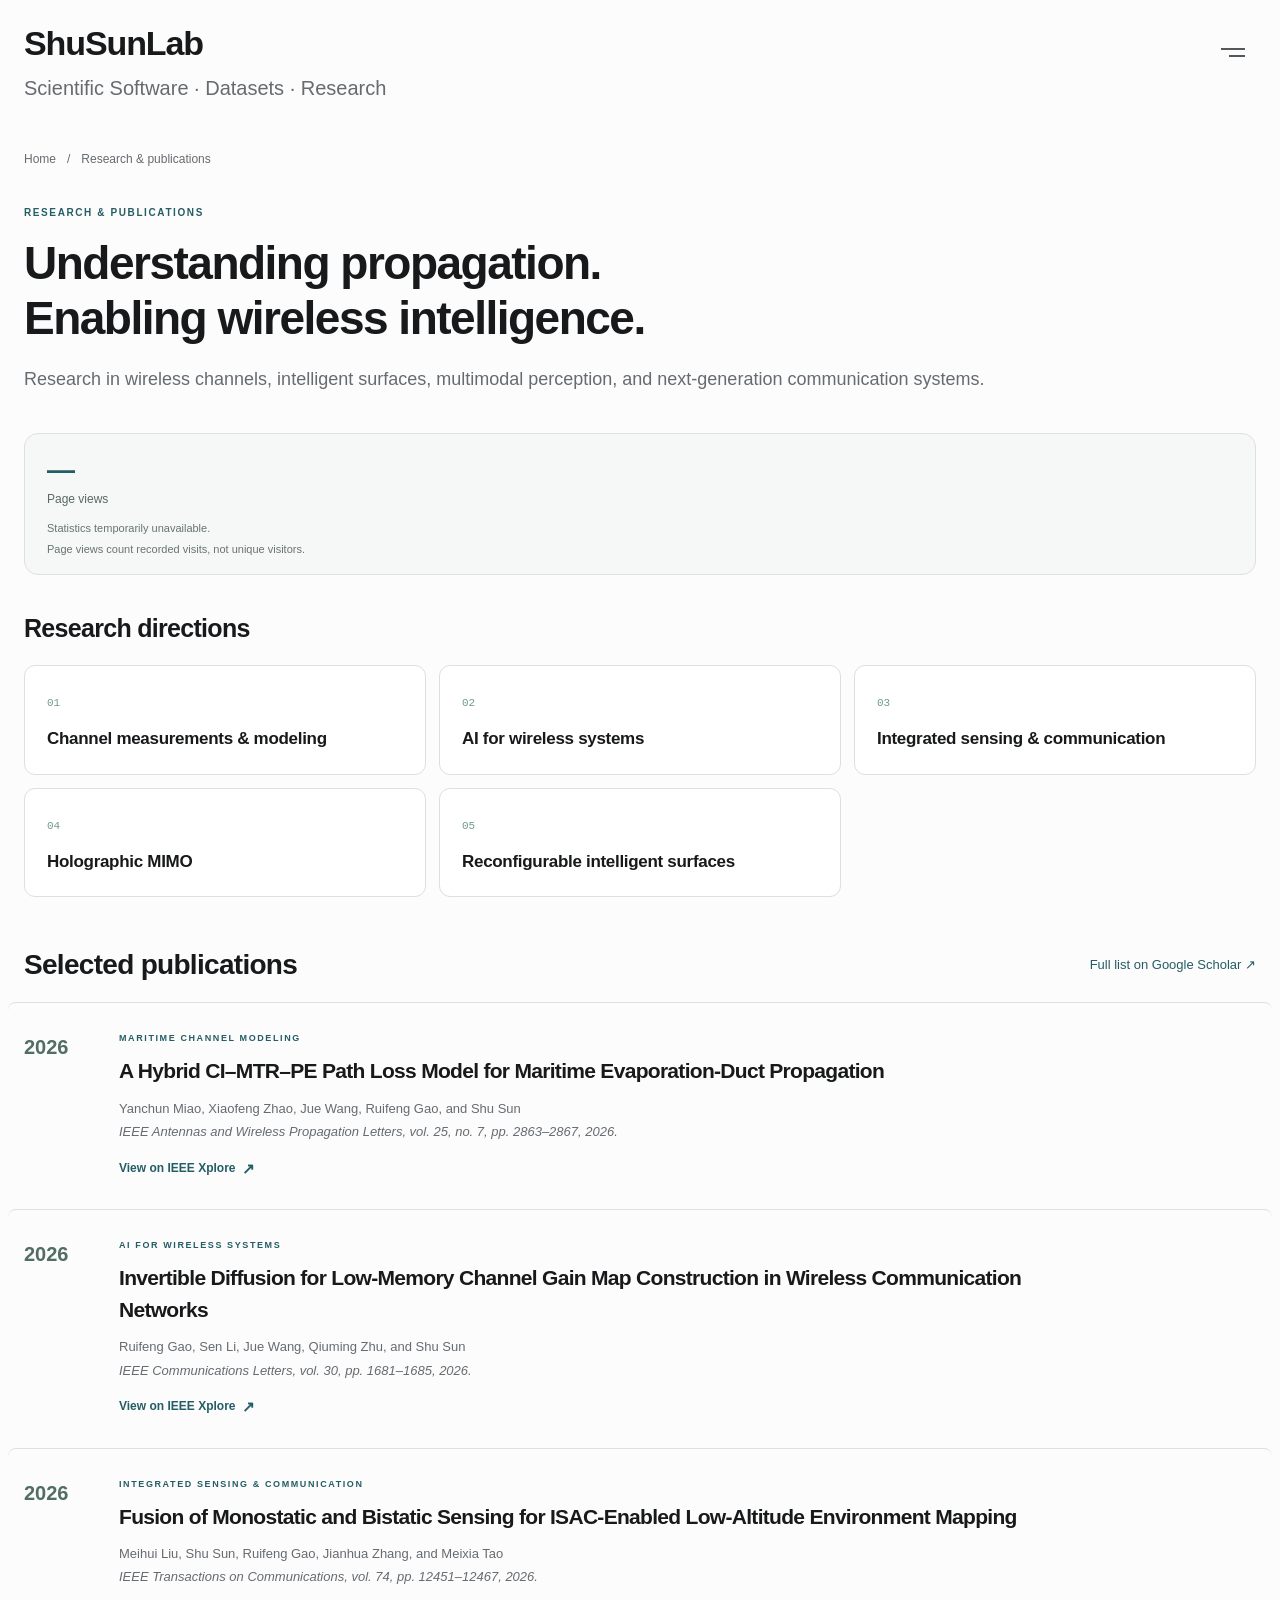
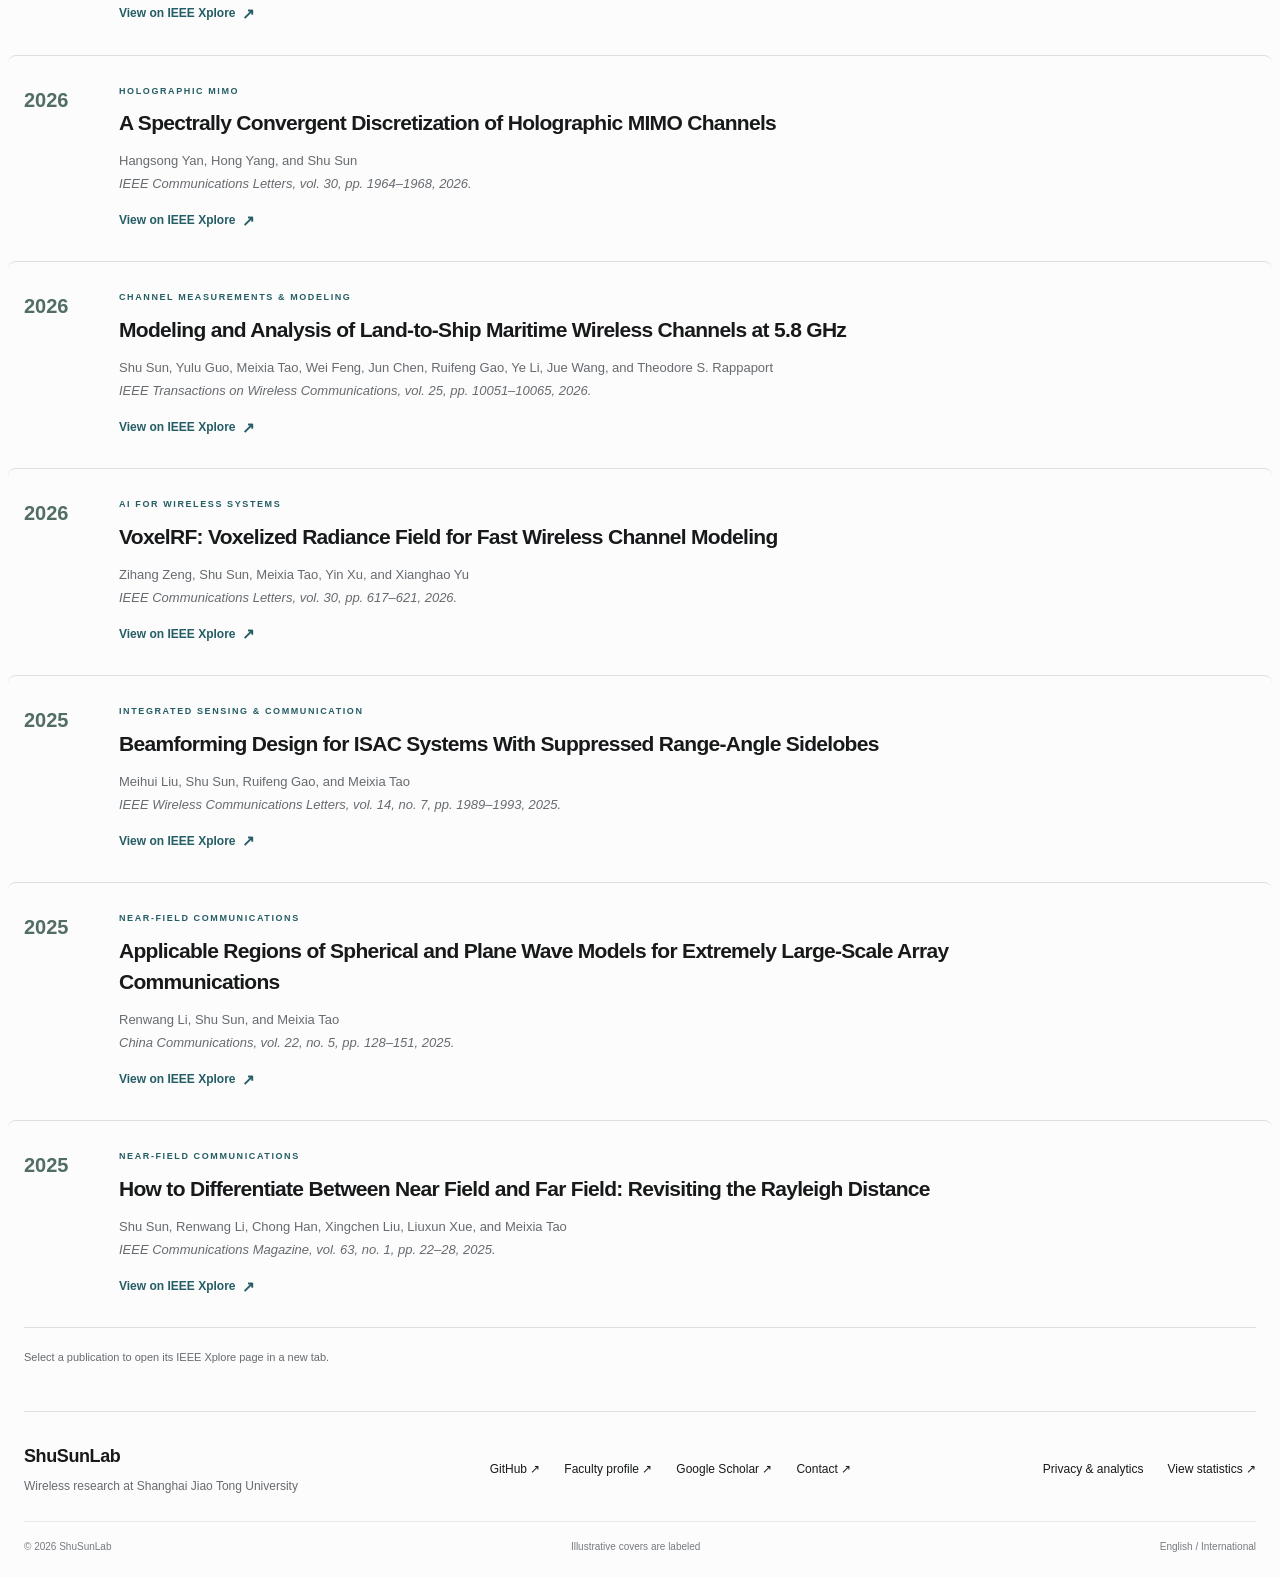
<file: publications.html>
<!doctype html>
<html lang="en"><head><meta charset="utf-8"><meta name="viewport" content="width=device-width, initial-scale=1"><meta name="theme-color" content="#fcfcfc"><meta name="description" content="ShuSunLab research directions and selected publications in wireless propagation, channel modeling, and wireless intelligence."><meta name="robots" content="index,follow"><meta property="og:title" content="Research & Publications — ShuSunLab"><meta property="og:description" content="ShuSunLab research directions and selected publications in wireless propagation, channel modeling, and wireless intelligence."><title>Research & Publications — ShuSunLab</title><link rel="icon" href="/favicon.svg" type="image/svg+xml"><link rel="stylesheet" href="portal.css"><link rel="stylesheet" href="publications.css"><script src="portal.js" defer></script><script src="site-config.js" defer></script><script src="analytics.js" defer></script><link rel="canonical" href="https://shusunlab.github.io/publications.html"><meta property="og:url" content="https://shusunlab.github.io/publications.html"><meta property="og:type" content="website"><meta property="og:site_name" content="ShuSunLab"><link rel="stylesheet" href="public-stats.css"><script src="public-stats.js" defer></script></head><body><a class="skip-link" href="#main">Skip to content</a><header class="header wrap"><div><a class="brand" href="index.html">ShuSunLab</a><p class="brand-subtitle">Scientific Software · Datasets · Research</p></div><button class="menu-toggle" aria-label="Open navigation menu" aria-expanded="false" aria-controls="site-menu"><span></span><span></span><span></span></button><nav id="site-menu" class="site-menu" aria-label="Main navigation"><a href="index.html">Home</a><a href="platforms.html">Simulation Platforms</a><a href="datasets.html">Multimodal Datasets</a><a href="publications.html" aria-current="page">Research & Publications</a><a href="tutorials.html">Tutorials & Videos</a><a href="https://github.com/ShuSunLab" target="_blank" rel="noopener noreferrer">GitHub <span aria-hidden="true">↗</span></a><a href="https://icisee.sjtu.edu.cn/jiaoshiml/548.html" target="_blank" rel="noopener noreferrer">Faculty profile <span aria-hidden="true">↗</span></a><a href="https://dash.cloudflare.com/3c6f97cd779b14a8a4eb833f8f05fec4/workers/d1/databases/d4abb3b9-f65b-41f5-adff-e5b896fb768b/console" target="_blank" rel="noopener noreferrer" title="Owner access: Cloudflare sign-in required" aria-label="View statistics (Cloudflare sign-in required)">View statistics <span aria-hidden="true">↗</span></a></nav></header><main id="main" class="wrap"><div class="breadcrumb"><a href="index.html">Home</a><span>/</span><span>Research & publications</span></div><section class="page-intro"><p class="eyebrow">RESEARCH & PUBLICATIONS</p><h1>Understanding propagation.<br>Enabling wireless intelligence.</h1><p>Research in wireless channels, intelligent surfaces, multimodal perception, and next-generation communication systems.</p></section><section class="usage-summary" aria-label="Recorded website activity"><dl class="usage-stats"><div class="usage-stat"><dt>Page views</dt><dd data-public-stat="pageViews">—</dd></div></dl><p class="usage-caption" data-stats-status aria-live="polite" hidden></p><p class="usage-caption">Page views count recorded visits, not unique visitors.</p><noscript><p class="usage-caption">Enable JavaScript to view current statistics.</p></noscript></section><section class="topic-section"><h2>Research directions</h2><div class="topic-grid"><div><span>01</span><h3>Channel measurements & modeling</h3></div><div><span>02</span><h3>AI for wireless systems</h3></div><div><span>03</span><h3>Integrated sensing & communication</h3></div><div><span>04</span><h3>Holographic MIMO</h3></div><div><span>05</span><h3>Reconfigurable intelligent surfaces</h3></div></div></section><section class="publications"><div class="section-line"><h2>Selected publications</h2><a href="https://scholar.google.com/citations?user=_XzTojkAAAAJ&amp;hl=en" target="_blank" rel="noopener noreferrer">Full list on Google Scholar <span aria-hidden="true">↗</span></a></div>
<article>
  <a class="paper paper-link" href="https://ieeexplore.ieee.org/document/11520176/" target="_blank" rel="noopener noreferrer" aria-labelledby="paper-title-0">
    <div class="paper-year">2026</div>
    <div class="paper-details">
      <p class="eyebrow">MARITIME CHANNEL MODELING</p>
      <h3 id="paper-title-0">A Hybrid CI–MTR–PE Path Loss Model for Maritime Evaporation-Duct Propagation</h3>
      <p class="paper-authors">Yanchun Miao, Xiaofeng Zhao, Jue Wang, Ruifeng Gao, and Shu Sun</p>
      <p class="venue">IEEE Antennas and Wireless Propagation Letters, vol. 25, no. 7, pp. 2863–2867, 2026.</p>
      <span class="paper-xplore">View on IEEE Xplore <span aria-hidden="true">↗</span></span>
    </div>
  </a>
</article>
<article>
  <a class="paper paper-link" href="https://ieeexplore.ieee.org/document/11481010/" target="_blank" rel="noopener noreferrer" aria-labelledby="paper-title-1">
    <div class="paper-year">2026</div>
    <div class="paper-details">
      <p class="eyebrow">AI FOR WIRELESS SYSTEMS</p>
      <h3 id="paper-title-1">Invertible Diffusion for Low-Memory Channel Gain Map Construction in Wireless Communication Networks</h3>
      <p class="paper-authors">Ruifeng Gao, Sen Li, Jue Wang, Qiuming Zhu, and Shu Sun</p>
      <p class="venue">IEEE Communications Letters, vol. 30, pp. 1681–1685, 2026.</p>
      <span class="paper-xplore">View on IEEE Xplore <span aria-hidden="true">↗</span></span>
    </div>
  </a>
</article>
<article>
  <a class="paper paper-link" href="https://ieeexplore.ieee.org/document/11605142/" target="_blank" rel="noopener noreferrer" aria-labelledby="paper-title-2">
    <div class="paper-year">2026</div>
    <div class="paper-details">
      <p class="eyebrow">INTEGRATED SENSING &amp; COMMUNICATION</p>
      <h3 id="paper-title-2">Fusion of Monostatic and Bistatic Sensing for ISAC-Enabled Low-Altitude Environment Mapping</h3>
      <p class="paper-authors">Meihui Liu, Shu Sun, Ruifeng Gao, Jianhua Zhang, and Meixia Tao</p>
      <p class="venue">IEEE Transactions on Communications, vol. 74, pp. 12451–12467, 2026.</p>
      <span class="paper-xplore">View on IEEE Xplore <span aria-hidden="true">↗</span></span>
    </div>
  </a>
</article>
<article>
  <a class="paper paper-link" href="https://ieeexplore.ieee.org/document/11513410/" target="_blank" rel="noopener noreferrer" aria-labelledby="paper-title-3">
    <div class="paper-year">2026</div>
    <div class="paper-details">
      <p class="eyebrow">HOLOGRAPHIC MIMO</p>
      <h3 id="paper-title-3">A Spectrally Convergent Discretization of Holographic MIMO Channels</h3>
      <p class="paper-authors">Hangsong Yan, Hong Yang, and Shu Sun</p>
      <p class="venue">IEEE Communications Letters, vol. 30, pp. 1964–1968, 2026.</p>
      <span class="paper-xplore">View on IEEE Xplore <span aria-hidden="true">↗</span></span>
    </div>
  </a>
</article>
<article>
  <a class="paper paper-link" href="https://ieeexplore.ieee.org/document/11267247/" target="_blank" rel="noopener noreferrer" aria-labelledby="paper-title-6">
    <div class="paper-year">2026</div>
    <div class="paper-details">
      <p class="eyebrow">CHANNEL MEASUREMENTS &amp; MODELING</p>
      <h3 id="paper-title-6">Modeling and Analysis of Land-to-Ship Maritime Wireless Channels at 5.8 GHz</h3>
      <p class="paper-authors">Shu Sun, Yulu Guo, Meixia Tao, Wei Feng, Jun Chen, Ruifeng Gao, Ye Li, Jue Wang, and Theodore S. Rappaport</p>
      <p class="venue">IEEE Transactions on Wireless Communications, vol. 25, pp. 10051–10065, 2026.</p>
      <span class="paper-xplore">View on IEEE Xplore <span aria-hidden="true">↗</span></span>
    </div>
  </a>
</article>
<article>
  <a class="paper paper-link" href="https://ieeexplore.ieee.org/document/11300873/" target="_blank" rel="noopener noreferrer" aria-labelledby="paper-title-8">
    <div class="paper-year">2026</div>
    <div class="paper-details">
      <p class="eyebrow">AI FOR WIRELESS SYSTEMS</p>
      <h3 id="paper-title-8">VoxelRF: Voxelized Radiance Field for Fast Wireless Channel Modeling</h3>
      <p class="paper-authors">Zihang Zeng, Shu Sun, Meixia Tao, Yin Xu, and Xianghao Yu</p>
      <p class="venue">IEEE Communications Letters, vol. 30, pp. 617–621, 2026.</p>
      <span class="paper-xplore">View on IEEE Xplore <span aria-hidden="true">↗</span></span>
    </div>
  </a>
</article>
<article>
  <a class="paper paper-link" href="https://ieeexplore.ieee.org/document/10964390/" target="_blank" rel="noopener noreferrer" aria-labelledby="paper-title-5">
    <div class="paper-year">2025</div>
    <div class="paper-details">
      <p class="eyebrow">INTEGRATED SENSING &amp; COMMUNICATION</p>
      <h3 id="paper-title-5">Beamforming Design for ISAC Systems With Suppressed Range-Angle Sidelobes</h3>
      <p class="paper-authors">Meihui Liu, Shu Sun, Ruifeng Gao, and Meixia Tao</p>
      <p class="venue">IEEE Wireless Communications Letters, vol. 14, no. 7, pp. 1989–1993, 2025.</p>
      <span class="paper-xplore">View on IEEE Xplore <span aria-hidden="true">↗</span></span>
    </div>
  </a>
</article>
<article>
  <a class="paper paper-link" href="https://ieeexplore.ieee.org/document/11015887/" target="_blank" rel="noopener noreferrer" aria-labelledby="paper-title-4">
    <div class="paper-year">2025</div>
    <div class="paper-details">
      <p class="eyebrow">NEAR-FIELD COMMUNICATIONS</p>
      <h3 id="paper-title-4">Applicable Regions of Spherical and Plane Wave Models for Extremely Large-Scale Array Communications</h3>
      <p class="paper-authors">Renwang Li, Shu Sun, and Meixia Tao</p>
      <p class="venue">China Communications, vol. 22, no. 5, pp. 128–151, 2025.</p>
      <span class="paper-xplore">View on IEEE Xplore <span aria-hidden="true">↗</span></span>
    </div>
  </a>
</article>
<article>
  <a class="paper paper-link" href="https://ieeexplore.ieee.org/document/10819602/" target="_blank" rel="noopener noreferrer" aria-labelledby="paper-title-7">
    <div class="paper-year">2025</div>
    <div class="paper-details">
      <p class="eyebrow">NEAR-FIELD COMMUNICATIONS</p>
      <h3 id="paper-title-7">How to Differentiate Between Near Field and Far Field: Revisiting the Rayleigh Distance</h3>
      <p class="paper-authors">Shu Sun, Renwang Li, Chong Han, Xingchen Liu, Liuxun Xue, and Meixia Tao</p>
      <p class="venue">IEEE Communications Magazine, vol. 63, no. 1, pp. 22–28, 2025.</p>
      <span class="paper-xplore">View on IEEE Xplore <span aria-hidden="true">↗</span></span>
    </div>
  </a>
</article>
<p class="source-note">Select a publication to open its IEEE Xplore page in a new tab.</p></section></main><footer class="footer wrap"><div><strong>ShuSunLab</strong><p>Wireless research at Shanghai Jiao Tong University</p></div><div class="footer-links"><a href="https://github.com/ShuSunLab" target="_blank" rel="noopener noreferrer">GitHub <span aria-hidden="true">↗</span></a><a href="https://icisee.sjtu.edu.cn/jiaoshiml/548.html" target="_blank" rel="noopener noreferrer">Faculty profile <span aria-hidden="true">↗</span></a><a href="https://scholar.google.com/citations?user=_XzTojkAAAAJ&amp;hl=en" target="_blank" rel="noopener noreferrer">Google Scholar <span aria-hidden="true">↗</span></a><a href="mailto:shusun@sjtu.edu.cn">Contact ↗</a></div><div class="footer-links"><a href="privacy.html">Privacy & analytics</a><a data-analytics-dashboard href="https://dash.cloudflare.com/3c6f97cd779b14a8a4eb833f8f05fec4/workers/d1/databases/d4abb3b9-f65b-41f5-adff-e5b896fb768b/console" target="_blank" rel="noopener noreferrer" title="Owner access: Cloudflare sign-in required" aria-label="View statistics (Cloudflare sign-in required)">View statistics ↗</a></div><div class="footer-note"><span>© 2026 ShuSunLab</span><span>Illustrative covers are labeled</span><span>English / International</span></div></footer></body></html>
</file>
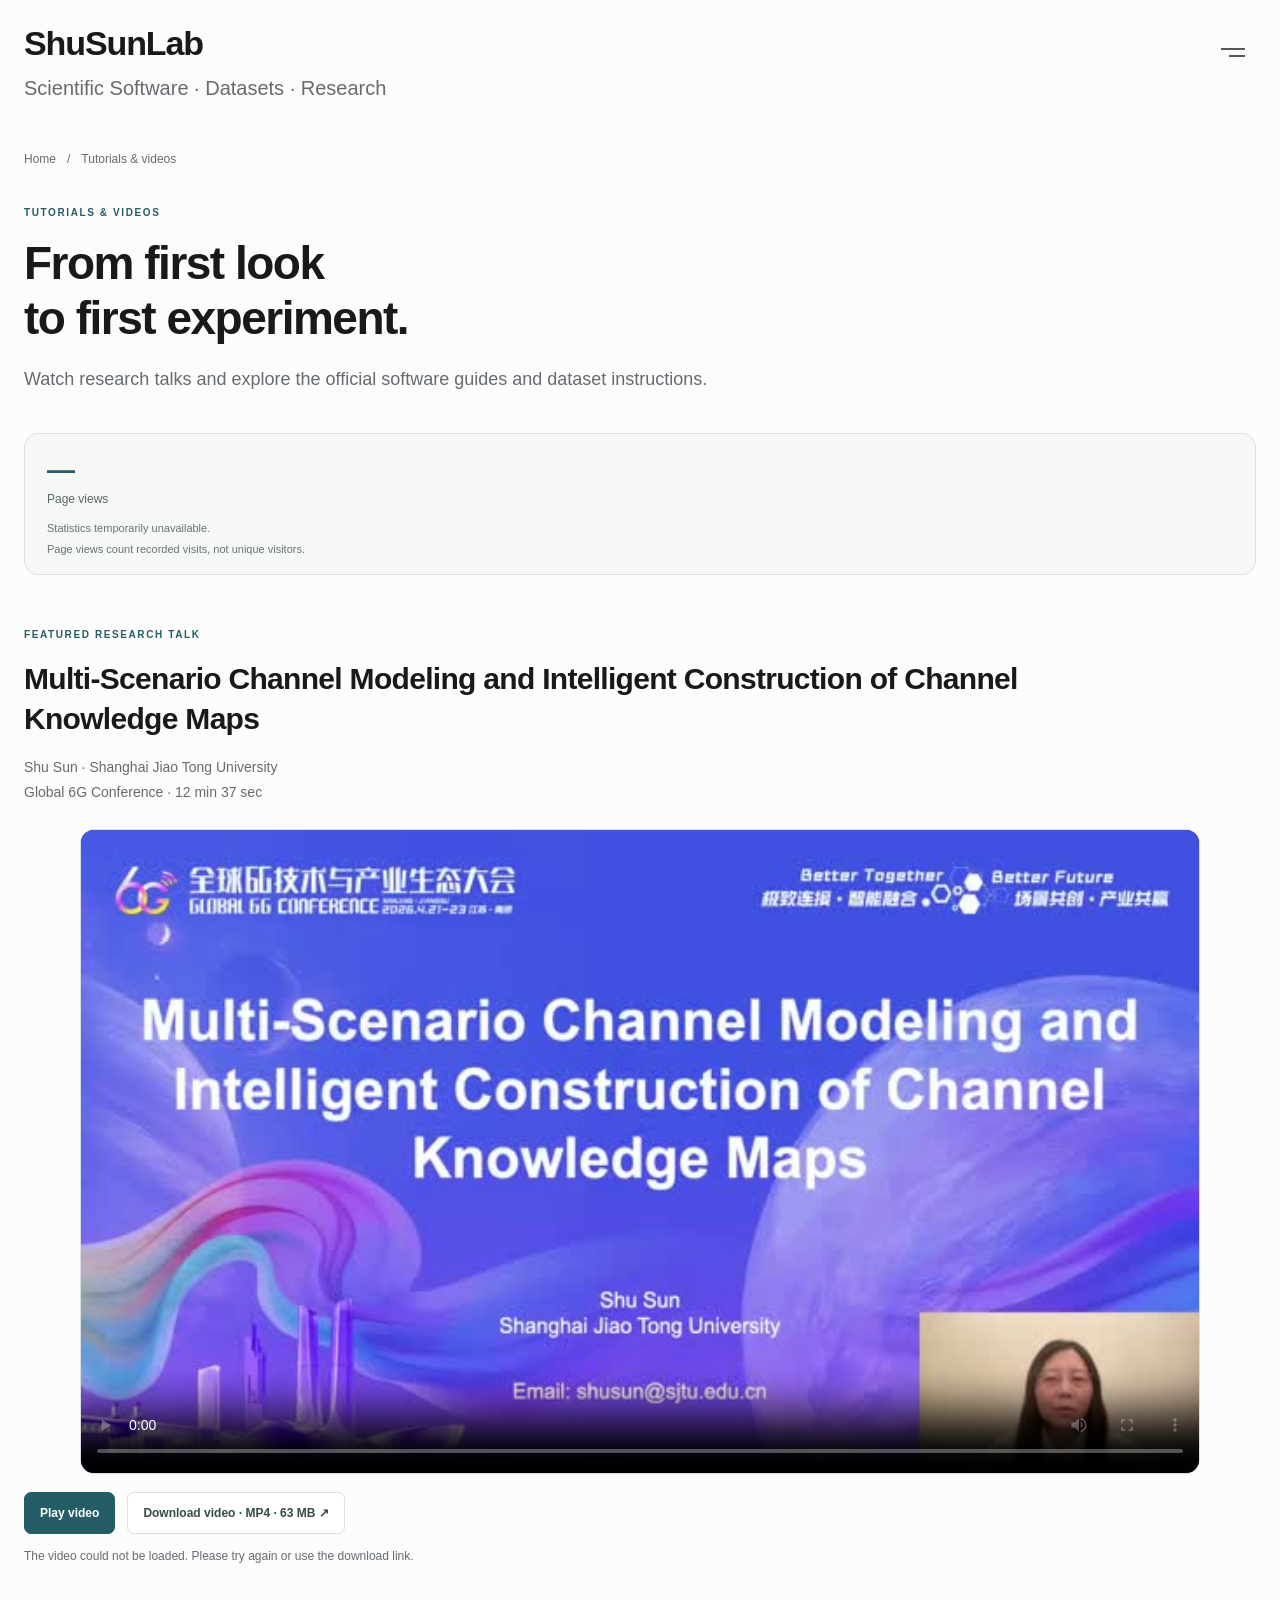
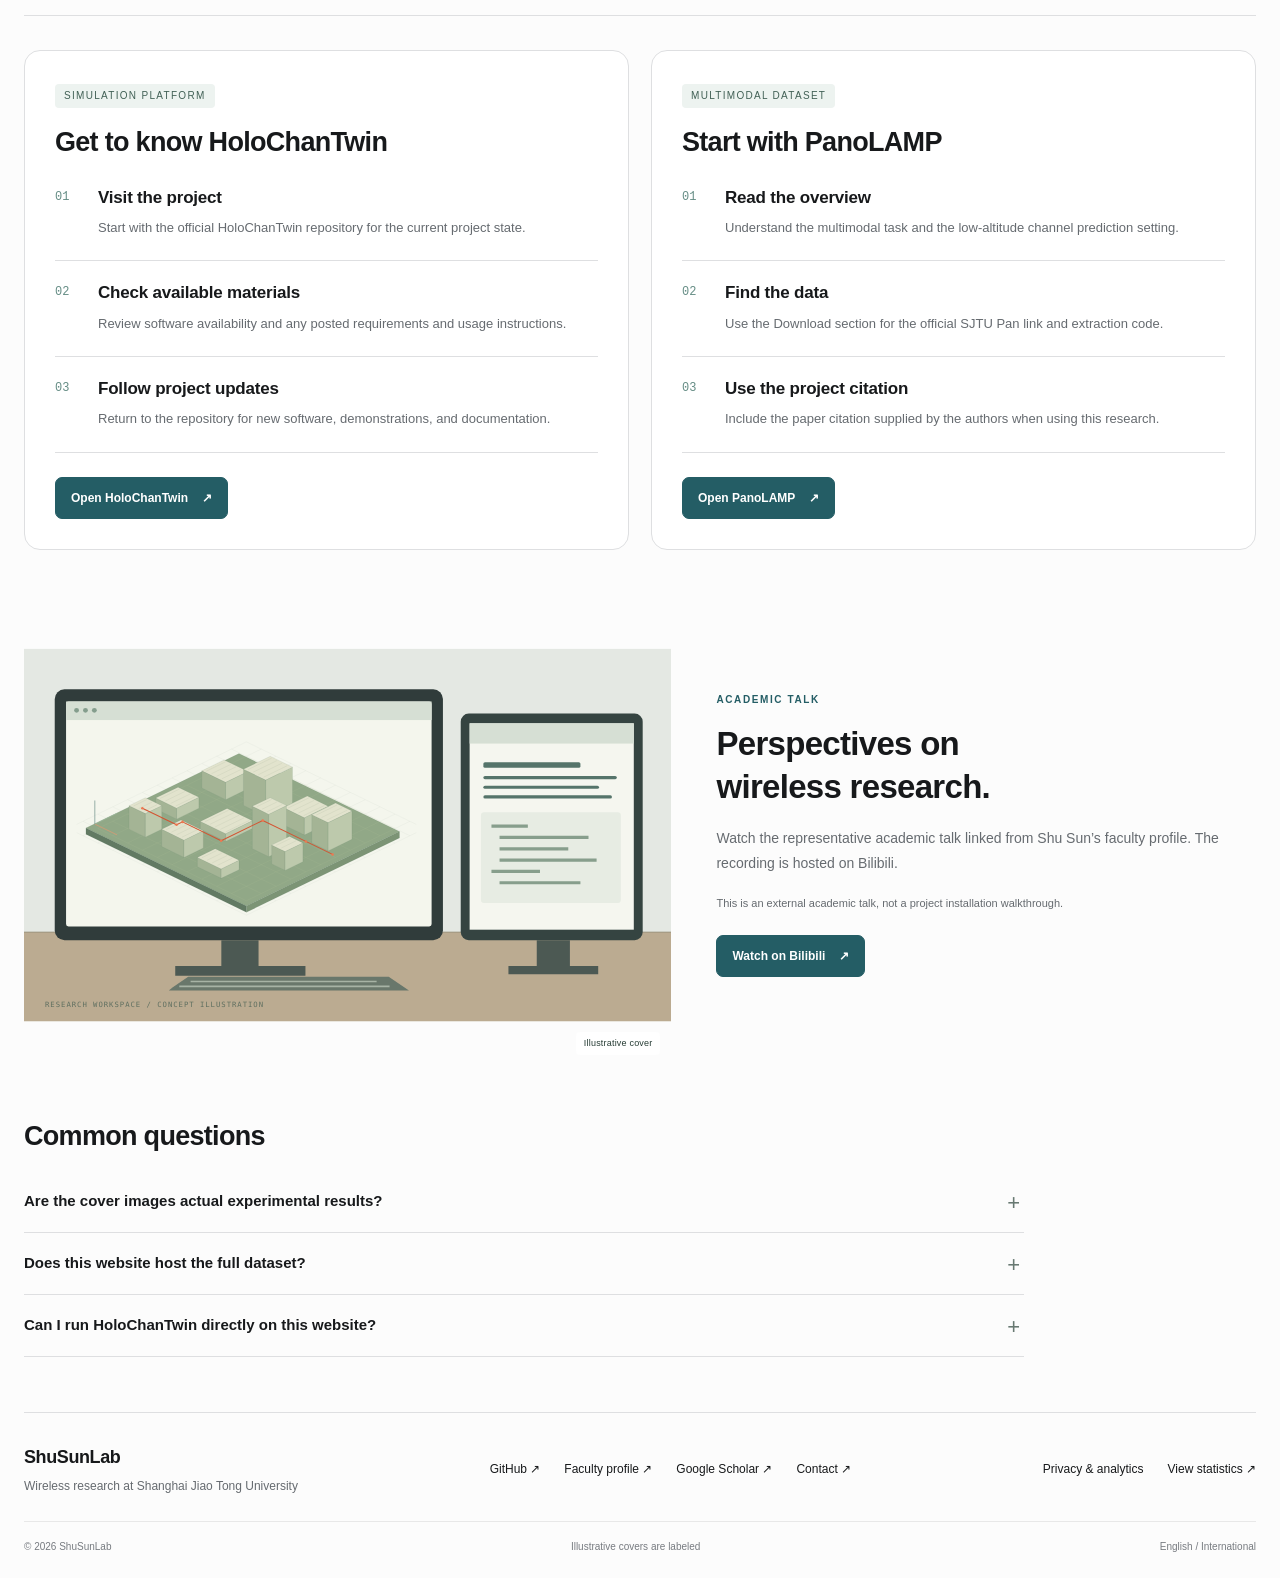
<file: tutorials.html>
<!doctype html>
<html lang="en"><head><meta charset="utf-8"><meta name="viewport" content="width=device-width, initial-scale=1"><meta name="theme-color" content="#fcfcfc"><meta name="description" content="Research talks by Shu Sun, including the Global 6G Conference presentation, plus HoloChanTwin and PanoLAMP guides."><meta name="robots" content="index,follow"><meta property="og:title" content="Tutorials & Videos — ShuSunLab"><meta property="og:description" content="Research talks by Shu Sun, including the Global 6G Conference presentation, plus HoloChanTwin and PanoLAMP guides."><title>Tutorials & Videos — ShuSunLab</title><link rel="icon" href="/favicon.svg" type="image/svg+xml"><link rel="stylesheet" href="portal.css"><script src="portal.js" defer></script><script src="site-config.js" defer></script><script src="analytics.js" defer></script><link rel="canonical" href="https://shusunlab.github.io/tutorials.html"><meta property="og:url" content="https://shusunlab.github.io/tutorials.html"><meta property="og:type" content="website"><meta property="og:site_name" content="ShuSunLab"><link rel="stylesheet" href="public-stats.css"><script src="public-stats.js" defer></script><link rel="stylesheet" href="research-video.css"><script src="research-video.js" defer></script></head><body><a class="skip-link" href="#main">Skip to content</a><header class="header wrap"><div><a class="brand" href="index.html">ShuSunLab</a><p class="brand-subtitle">Scientific Software · Datasets · Research</p></div><button class="menu-toggle" aria-label="Open navigation menu" aria-expanded="false" aria-controls="site-menu"><span></span><span></span><span></span></button><nav id="site-menu" class="site-menu" aria-label="Main navigation"><a href="index.html">Home</a><a href="platforms.html">Simulation Platforms</a><a href="datasets.html">Multimodal Datasets</a><a href="publications.html">Research & Publications</a><a href="tutorials.html" aria-current="page">Tutorials & Videos</a><a href="https://github.com/ShuSunLab" target="_blank" rel="noopener noreferrer">GitHub <span aria-hidden="true">↗</span></a><a href="https://icisee.sjtu.edu.cn/jiaoshiml/548.html" target="_blank" rel="noopener noreferrer">Faculty profile <span aria-hidden="true">↗</span></a><a href="https://dash.cloudflare.com/3c6f97cd779b14a8a4eb833f8f05fec4/workers/d1/databases/d4abb3b9-f65b-41f5-adff-e5b896fb768b/console" target="_blank" rel="noopener noreferrer" title="Owner access: Cloudflare sign-in required" aria-label="View statistics (Cloudflare sign-in required)">View statistics <span aria-hidden="true">↗</span></a></nav></header><main id="main" class="wrap"><div class="breadcrumb"><a href="index.html">Home</a><span>/</span><span>Tutorials & videos</span></div><section class="page-intro"><p class="eyebrow">TUTORIALS & VIDEOS</p><h1>From first look<br>to first experiment.</h1><p>Watch research talks and explore the official software guides and dataset instructions.</p></section><section class="usage-summary" aria-label="Recorded website activity"><dl class="usage-stats"><div class="usage-stat"><dt>Page views</dt><dd data-public-stat="pageViews">—</dd></div></dl><p class="usage-caption" data-stats-status aria-live="polite" hidden></p><p class="usage-caption">Page views count recorded visits, not unique visitors.</p><noscript><p class="usage-caption">Enable JavaScript to view current statistics.</p></noscript></section><section class="research-video" id="6g-video" aria-labelledby="research-video-title"><div class="video-heading"><p class="eyebrow">FEATURED RESEARCH TALK</p><h2 id="research-video-title">Multi-Scenario Channel Modeling and Intelligent Construction of Channel Knowledge Maps</h2><p class="video-meta">Shu Sun · Shanghai Jiao Tong University<br>Global 6G Conference · 12 min 37 sec</p></div><div class="video-frame"><video id="research-video-player" controls playsinline preload="metadata" poster="6g-video-poster.jpg" width="640" height="368" aria-label="Multi-Scenario Channel Modeling and Intelligent Construction of Channel Knowledge Maps"><source src="https://github.com/ShuSunLab/shusunlab.github.io/releases/download/website-media-v1/6G_video1.mp4" type="video/mp4"><p>Your browser does not support embedded video. <a href="https://github.com/ShuSunLab/shusunlab.github.io/releases/download/website-media-v1/6G_video1.mp4">Download the video</a> to watch it.</p></video></div><div class="video-actions"><button class="button primary" id="research-video-toggle" type="button" hidden>Play video</button><a class="button secondary" href="https://github.com/ShuSunLab/shusunlab.github.io/releases/download/website-media-v1/6G_video1.mp4">Download video · MP4 · 63 MB ↗</a></div><p class="small video-status" id="research-video-status" aria-live="polite"></p></section><section class="guide-grid"><article class="guide-card" id="platform-guide"><span class="badge">SIMULATION PLATFORM</span><h2>Get to know HoloChanTwin</h2><ol class="step-list"><li><h3>Visit the project</h3><p>Start with the official HoloChanTwin repository for the current project state.</p></li><li><h3>Check available materials</h3><p>Review software availability and any posted requirements and usage instructions.</p></li><li><h3>Follow project updates</h3><p>Return to the repository for new software, demonstrations, and documentation.</p></li></ol><a class="button primary" href="https://github.com/ShuSunLab/HoloChanTwin" target="_blank" rel="noopener noreferrer">Open HoloChanTwin <span aria-hidden="true">↗</span></a></article><article class="guide-card"><span class="badge">MULTIMODAL DATASET</span><h2>Start with PanoLAMP</h2><ol class="step-list"><li><h3>Read the overview</h3><p>Understand the multimodal task and the low-altitude channel prediction setting.</p></li><li><h3>Find the data</h3><p>Use the Download section for the official SJTU Pan link and extraction code.</p></li><li><h3>Use the project citation</h3><p>Include the paper citation supplied by the authors when using this research.</p></li></ol><a class="button primary" href="https://github.com/ShuSunLab/PanoLAMP" target="_blank" rel="noopener noreferrer">Open PanoLAMP <span aria-hidden="true">↗</span></a></article></section><section class="talk-section"><div class="talk-art"><img src="cover-tutorial.svg" width="800" height="460" alt="Illustrative scientific software and documentation workspace"><span class="image-note">Illustrative cover</span></div><div><p class="eyebrow">ACADEMIC TALK</p><h2>Perspectives on<br>wireless research.</h2><p>Watch the representative academic talk linked from Shu Sun’s faculty profile. The recording is hosted on Bilibili.</p><p class="small">This is an external academic talk, not a project installation walkthrough.</p><a class="button primary" href="https://www.bilibili.com/video/BV1Ck8J6gEeg/" target="_blank" rel="noopener noreferrer">Watch on Bilibili <span aria-hidden="true">↗</span></a></div></section><section class="faq"><h2>Common questions</h2><details><summary>Are the cover images actual experimental results?</summary><p>The PanoLAMP cover is an author-provided project figure. Other covers are labeled as illustrations, and the interactive scene is a concept illustration.</p></details><details><summary>Does this website host the full dataset?</summary><p>No. The PanoLAMP repository points to the external data host. Follow its current download instructions; performance depends on your network and the hosting service.</p></details><details><summary>Can I run HoloChanTwin directly on this website?</summary><p>The interactive scene is a browser illustration. For the actual simulation software and its supported environment, use the official HoloChanTwin repository.</p></details></section></main><footer class="footer wrap"><div><strong>ShuSunLab</strong><p>Wireless research at Shanghai Jiao Tong University</p></div><div class="footer-links"><a href="https://github.com/ShuSunLab" target="_blank" rel="noopener noreferrer">GitHub <span aria-hidden="true">↗</span></a><a href="https://icisee.sjtu.edu.cn/jiaoshiml/548.html" target="_blank" rel="noopener noreferrer">Faculty profile <span aria-hidden="true">↗</span></a><a href="https://scholar.google.com/citations?user=_XzTojkAAAAJ&amp;hl=en" target="_blank" rel="noopener noreferrer">Google Scholar <span aria-hidden="true">↗</span></a><a href="mailto:shusun@sjtu.edu.cn">Contact ↗</a></div><div class="footer-links"><a href="privacy.html">Privacy & analytics</a><a data-analytics-dashboard href="https://dash.cloudflare.com/3c6f97cd779b14a8a4eb833f8f05fec4/workers/d1/databases/d4abb3b9-f65b-41f5-adff-e5b896fb768b/console" target="_blank" rel="noopener noreferrer" title="Owner access: Cloudflare sign-in required" aria-label="View statistics (Cloudflare sign-in required)">View statistics ↗</a></div><div class="footer-note"><span>© 2026 ShuSunLab</span><span>Illustrative covers are labeled</span><span>English / International</span></div></footer></body></html>
</file>
<file: portal.css>
:root{--bg:#fcfcfc;--text:#17191b;--muted:#666b70;--border:#dedfe1;--accent:#245d65;--light:#f1f5f4;--sans:Arial,Helvetica,sans-serif}*{box-sizing:border-box}html{scroll-behavior:smooth}body{margin:0;background:var(--bg);color:var(--text);font:16px/1.65 var(--sans);-webkit-font-smoothing:antialiased}a{color:inherit;text-decoration:none}button{font:inherit;cursor:pointer}button,a,summary{-webkit-tap-highlight-color:transparent}button:focus-visible,a:focus-visible,summary:focus-visible{outline:3px solid #45959b;outline-offset:5px}img{max-width:100%;display:block}h1,h2,h3,p,figure{margin:0}h1,h2,h3{line-height:1.25;letter-spacing:-.7px}p{color:var(--muted)}.wrap{width:min(1440px,calc(100% - 48px));margin-inline:auto}.header{position:relative;padding-top:23px;padding-bottom:25px;display:flex;justify-content:space-between;align-items:flex-start;gap:30px}.brand{font-size:34px;line-height:1.2;font-weight:700;letter-spacing:-1.1px}.brand-subtitle{font-size:20px;line-height:1.5;margin-top:9px}.menu-toggle{border:0;background:none;width:43px;height:43px;padding:11px;display:flex;flex-direction:column;align-items:flex-end;justify-content:center;gap:5px;margin-top:8px;border-radius:7px}.menu-toggle:hover{background:#ecefee}.menu-toggle span{height:2px;background:#54585a;width:24px;transition:transform .15s}.menu-toggle span:nth-child(2){width:16px}.menu-toggle span:nth-child(3){display:none}.menu-toggle[aria-expanded=true] span:nth-child(1){transform:translateY(3.5px) rotate(45deg)}.menu-toggle[aria-expanded=true] span:nth-child(2){width:24px;transform:translateY(-3.5px) rotate(-45deg)}.site-menu{display:none;position:absolute;right:0;top:87px;z-index:30;min-width:290px;background:white;padding:12px;border:1px solid var(--border);border-radius:14px;box-shadow:0 14px 45px #12232220}.site-menu.open{display:grid}.site-menu a{font-size:14px;padding:10px 14px;border-radius:7px}.site-menu a:hover,.site-menu a[aria-current=page]{background:#edf3f1;color:#1b6266}.skip-link{position:fixed;left:12px;top:12px;padding:10px 15px;background:var(--accent);color:white;transform:translateY(-180%);z-index:100}.skip-link:focus{transform:none}.home-intro{padding:35px 22px 43px}.home-intro .eyebrow{display:none}.home-intro h1{font-size:36px;line-height:1.25;letter-spacing:-.7px}.home-intro>p:last-child{font-size:23px;line-height:1.6;margin-top:12px;max-width:1240px}.category-grid{display:grid;grid-template-columns:1fr 1fr;gap:18px}.category-card{border:1px solid var(--border);border-radius:22px;padding:15px 15px 18px;display:block;position:relative;transition:border-color .2s,box-shadow .2s,transform .2s;background:#fff}.category-card:hover{border-color:#9eb4b3;box-shadow:0 8px 25px #20352d0c;transform:translateY(-3px)}.cover{position:relative;overflow:hidden;border-radius:15px;background:#e4ebe4;aspect-ratio:1.75}.cover img{width:100%;height:100%;object-fit:cover;transition:transform .35s}.category-card:hover .cover img{transform:scale(1.025)}.image-note{position:absolute;bottom:10px;right:11px;font-size:9px;color:#263c34;background:#ffffffd9;border:1px solid #ffffff80;padding:3px 7px;border-radius:4px;letter-spacing:.2px}.category-copy{position:relative;padding-top:17px;padding-right:28px}.category-copy h2{font-size:29px;line-height:1.25;letter-spacing:-.55px}.category-copy p{font-size:17px;line-height:1.6;margin-top:13px}.card-arrow{position:absolute;right:2px;top:18px;color:#687770;font-size:21px;opacity:0;transition:opacity .2s}.category-card:hover .card-arrow,.category-card:focus-visible .card-arrow{opacity:1}.group-intro{display:grid;grid-template-columns:1fr 1fr;gap:80px;border-top:1px solid var(--border);margin-top:65px;padding:48px 22px 50px}.group-intro h2{font-size:29px;line-height:1.3}.group-intro>div>p:not(.eyebrow){font-size:15px;line-height:1.85}.eyebrow{font-size:10px;font-weight:700;letter-spacing:1.6px;color:var(--accent);margin-bottom:15px}.inline-links{display:flex;gap:25px;flex-wrap:wrap;margin-top:20px}.inline-links a{font-size:13px;font-weight:600}.inline-links a:hover,.footer a:hover{color:var(--accent)}.footer{padding:30px 0 22px;border-top:1px solid var(--border);display:flex;justify-content:space-between;flex-wrap:wrap;gap:24px}.footer strong{font-size:18px;letter-spacing:-.4px}.footer p{font-size:12px;margin-top:5px}.footer-links{display:flex;gap:24px;flex-wrap:wrap;align-items:center;font-size:12px}.footer-note{flex-basis:100%;border-top:1px solid #e8e8e8;padding-top:17px;display:flex;justify-content:space-between;gap:20px;font-size:10px;color:#777b80}.breadcrumb{display:flex;gap:11px;align-items:center;margin:22px 0 0;font-size:12px;color:var(--muted)}.breadcrumb a:hover{color:var(--accent)}.page-intro{padding:35px 0 38px;max-width:1000px}.page-intro h1{font-size:46px;line-height:1.2;letter-spacing:-1.5px}.page-intro>p:last-child{margin-top:18px;font-size:18px;line-height:1.7}.project-feature{display:grid;grid-template-columns:1.1fr 1fr;border:1px solid var(--border);border-radius:20px;padding:18px;gap:35px;align-items:center;background:#fff}.feature-image{position:relative;overflow:hidden;border-radius:12px;height:100%;min-height:340px;background:#e2e7dc}.feature-image img{height:100%;width:100%;object-fit:cover}.feature-copy{padding:18px 14px 18px 0}.badge{font-size:10px;letter-spacing:1.3px;display:inline-block;padding:4px 9px;background:#edf3f0;color:#426156;border-radius:4px}.feature-copy h2{font-size:37px;margin:15px 0}.feature-copy>p{font-size:15px;line-height:1.75}.facts{margin:25px 0}.facts>div{display:grid;grid-template-columns:125px 1fr;border-top:1px solid #e7e8e5;gap:15px;padding:10px 0;font-size:12px}.facts dt{font-weight:700;color:#52625c}.facts dd{margin:0;color:var(--muted)}.actions{display:flex;gap:10px;flex-wrap:wrap}.button{display:inline-flex;gap:14px;align-items:center;justify-content:center;font-size:12px;font-weight:600;border-radius:7px;padding:11px 15px;border:1px solid var(--border);line-height:1.5}.primary{background:#245d65;color:white;border-color:#245d65}.primary:hover{background:#194951}.secondary{background:white;color:#344b4a}.secondary:hover{background:#f0f5f2;border-color:#8ca49c}.split-section,.scene-section{display:grid;grid-template-columns:1fr 1.2fr;gap:90px;align-items:center;padding:65px 20px}.split-section h2,.scene-section h2{font-size:31px;line-height:1.3}.split-section>div>p:last-child,.scene-section>div>p:last-child{font-size:14px;line-height:1.85;margin-top:19px}.step-list{margin:0;padding:0;counter-reset:step;list-style:none}.step-list li{position:relative;padding:21px 0 21px 43px;border-bottom:1px solid var(--border);counter-increment:step}.step-list li:before{content:'0' counter(step);position:absolute;left:0;top:24px;color:#658d85;font:12px 'Courier New',monospace}.step-list h3{font-size:17px;letter-spacing:-.2px}.step-list p{font-size:13px;line-height:1.8;margin-top:8px}.scene-panel{background:#1b302d;border:1px solid #2b403b;color:#d1dfcf;border-radius:12px;overflow:hidden}.scene-heading{display:flex;justify-content:space-between;font:9px 'Courier New',monospace;letter-spacing:1px;padding:17px 20px;border-bottom:1px solid #ffffff12}.scene-canvas-wrap{position:relative;aspect-ratio:1.6;background:radial-gradient(ellipse at 50% 50%,#2b4138,#1b302d 75%)}#world-canvas{position:absolute;width:100%;height:100%;display:block}.scene-toolbar{padding:10px 13px;border-top:1px solid #ffffff12;display:flex;justify-content:space-between;gap:10px}.mode-tabs{display:flex;gap:5px}.mode-tabs button{padding:8px 13px;border:0;background:none;color:#bed1c3;font-size:10px;border-radius:4px}.mode-tabs button[aria-pressed=true]{background:#ffffff15;color:#fff}.motion-toggle{border:1px solid #ffffff20;border-radius:50%;width:30px;height:30px;color:#d6e3ce;background:none;font-size:12px}.section-line{display:flex;justify-content:space-between;align-items:center;gap:20px;margin-bottom:20px}.section-line h2{font-size:28px}.section-line>a{font-size:13px;color:var(--accent)}.citation-section{padding:10px 20px 45px}.citation-section pre{margin:0;background:#f2f4f1;border:1px solid var(--border);border-radius:10px;padding:25px;overflow:auto;white-space:pre-wrap;overflow-wrap:anywhere;font:12px/1.9 'Courier New',monospace;color:#3e514a}.small{font-size:12px;line-height:1.7;margin-top:12px}.related{border-top:1px solid var(--border);padding:30px 20px 55px;display:flex;gap:35px;align-items:center;justify-content:space-between}.related h2{font-size:25px;margin:10px 0}.related p{font-size:13px}.related .button{flex-shrink:0}.topic-section{padding:10px 0 50px}.topic-section>h2{font-size:25px;margin-bottom:20px}.topic-grid{display:grid;grid-template-columns:repeat(3,1fr);gap:13px}.topic-grid>div{border:1px solid var(--border);border-radius:11px;padding:22px;background:#fff}.topic-grid span{font:11px 'Courier New',monospace;color:#719a8e}.topic-grid h3{font-size:17px;line-height:1.5;margin-top:12px;letter-spacing:-.3px}.publications{padding-bottom:45px}.paper{display:grid;grid-template-columns:70px 1fr;gap:25px;padding:28px 0;border-top:1px solid var(--border)}.paper-year{font-size:20px;font-weight:600;color:#526e63}.paper .eyebrow{font-size:9px;margin-bottom:9px}.paper h3{font-size:21px;line-height:1.5;margin-bottom:10px;max-width:950px}.paper p:not(.eyebrow){font-size:13px;line-height:1.8}.paper .venue{font-style:italic}.paper a{display:inline-block;font-size:12px;color:var(--accent);margin-top:12px}.source-note{font-size:11px;border-top:1px solid var(--border);padding-top:20px}.source-note a{text-decoration:underline;text-underline-offset:3px}.guide-grid{display:grid;grid-template-columns:1fr 1fr;gap:22px}.guide-card{border:1px solid var(--border);border-radius:16px;background:white;padding:30px}.guide-card h2{font-size:27px;margin:18px 0 6px}.guide-card .button{margin-top:24px}.talk-section{display:grid;grid-template-columns:1.2fr 1fr;gap:45px;align-items:center;padding-block:55px}.talk-art{position:relative;border-radius:14px;overflow:hidden}.talk-art img{width:100%}.talk-section h2{font-size:33px;line-height:1.3}.talk-section p:not(.eyebrow){margin-top:17px;font-size:14px;line-height:1.8}.talk-section p.small{font-size:11px}.talk-section .button{margin-top:22px}.faq{padding-bottom:55px;max-width:1000px}.faq h2{font-size:27px;margin-bottom:18px}.faq details{border-bottom:1px solid var(--border)}.faq summary{padding:18px 35px 18px 0;list-style:none;position:relative;cursor:pointer;font-size:15px;font-weight:600}.faq summary::-webkit-details-marker{display:none}.faq summary:after{content:'+';position:absolute;right:4px;top:14px;font-size:22px;font-weight:400;color:#687972}.faq details[open] summary:after{content:'−'}.faq details p{font-size:13px;line-height:1.8;padding:0 30px 20px 0}
@media(min-width:1500px){.wrap{width:min(1440px,calc(100% - 40px))}.category-copy h2{font-size:32px}.category-copy p{font-size:19px}.home-intro h1{font-size:38px}.home-intro>p:last-child{font-size:25px}}
@media(max-width:1100px){.wrap{width:calc(100% - 40px)}.brand{font-size:29px}.brand-subtitle{font-size:17px}.home-intro{padding:27px 12px 34px}.home-intro h1{font-size:30px}.home-intro>p:last-child{font-size:19px}.category-card{padding:12px 12px 16px;border-radius:18px}.category-copy h2{font-size:24px}.category-copy p{font-size:14px;margin-top:10px}.category-copy{padding-top:15px;padding-right:0}.card-arrow{display:none}.group-intro{gap:45px;padding-inline:10px}.group-intro h2{font-size:26px}.project-feature{gap:25px}.feature-copy h2{font-size:31px}.split-section,.scene-section{gap:50px}.footer-links{gap:18px}.feature-image{min-height:310px}}
@media(max-width:760px){.wrap{width:calc(100% - 32px)}.header{padding-top:20px;padding-bottom:20px}.brand{font-size:27px}.brand-subtitle{font-size:15px;margin-top:6px}.menu-toggle{margin-top:0;width:34px;height:34px;padding:7px}.site-menu{top:72px;min-width:min(300px,calc(100vw - 32px))}.home-intro{padding:24px 6px 28px}.home-intro h1{font-size:27px;line-height:1.35;letter-spacing:-.5px}.home-intro>p:last-child{font-size:17px;line-height:1.7;margin-top:13px}.category-grid{gap:13px}.category-card{padding:10px 10px 14px;border-radius:15px}.cover{border-radius:10px}.category-copy h2{font-size:20px;line-height:1.3}.category-copy p{font-size:12px;line-height:1.7;margin-top:8px}.category-copy{padding-top:13px}.image-note{font-size:7px;padding:2px 5px;bottom:6px;right:6px}.group-intro{grid-template-columns:1fr;gap:20px;margin-top:38px;padding:30px 6px}.group-intro h2{font-size:25px}.group-intro>div>p:not(.eyebrow){font-size:14px}.footer{padding-top:23px;gap:18px}.footer-links{gap:12px 20px;flex-basis:100%}.footer-note{flex-wrap:wrap;gap:8px;font-size:9px}.footer-note>span:nth-child(2){order:3;flex-basis:100%}.footer-note>span:last-child{margin-left:auto}.breadcrumb{margin-top:10px;font-size:10px}.page-intro{padding:28px 0}.page-intro h1{font-size:34px;letter-spacing:-.9px}.page-intro>p:last-child{font-size:16px}.project-feature{grid-template-columns:1fr;padding:12px;gap:10px}.feature-image{min-height:0;aspect-ratio:1.74}.feature-copy{padding:15px 8px}.feature-copy h2{font-size:31px}.facts>div{grid-template-columns:110px 1fr}.split-section,.scene-section{grid-template-columns:1fr;gap:25px;padding:38px 6px}.split-section h2,.scene-section h2{font-size:28px}.citation-section{padding:5px 6px 35px}.citation-section pre{padding:17px;font-size:11px}.section-line h2{font-size:24px}.section-line{align-items:flex-start}.related{padding:26px 6px 38px;align-items:flex-start;flex-direction:column;gap:15px}.related .eyebrow{font-size:9px}.topic-grid{grid-template-columns:1fr 1fr}.topic-grid>div{padding:17px}.topic-grid h3{font-size:15px}.paper{grid-template-columns:50px 1fr;gap:15px}.paper h3{font-size:18px}.paper-year{font-size:17px}.publications .section-line{flex-wrap:wrap}.guide-grid{grid-template-columns:1fr}.guide-card{padding:23px}.guide-card h2{font-size:25px}.talk-section{grid-template-columns:1fr;gap:25px;padding-block:38px}.talk-section h2{font-size:29px}.faq summary{font-size:14px}.faq{padding-bottom:35px}}
@media(max-width:520px){.category-grid{grid-template-columns:1fr;gap:16px}.category-card{padding:12px 12px 17px}.cover{aspect-ratio:1.74}.category-copy h2{font-size:25px}.category-copy p{font-size:15px;margin-top:9px}.home-intro h1{font-size:27px}.home-intro>p:last-child{font-size:17px}.image-note{font-size:8px;padding:3px 6px}.topic-grid{grid-template-columns:1fr}.section-line{flex-wrap:wrap}.facts>div{grid-template-columns:1fr;gap:5px}.guide-card{padding:21px}.brand-subtitle{font-size:13px}.brand{font-size:27px}.header{gap:12px}}
@media(prefers-reduced-motion:reduce){html{scroll-behavior:auto}*,*:before,*:after{transition:none!important;animation:none!important}}

[hidden]{display:none!important}button:disabled{cursor:default;opacity:.65}

/* Preserve the complete author-supplied PanoLAMP research figure. */
.panolamp-cover{background:#fff}.panolamp-cover img{object-fit:contain}.category-card:hover .panolamp-cover img{transform:none}.feature-image.panolamp-cover{height:auto;min-height:0;aspect-ratio:1445/1071}

/* Keep the complete research figure visible, including on hover. */
.research-cover{background:#fff}.research-cover img{object-fit:contain}.category-card:hover .research-cover img{transform:none}

/* Preserve the complete author-provided HoloChanTwin screenshot. */
.holo-cover{background:#0f192e}.holo-cover img{object-fit:contain}.category-card:hover .holo-cover img{transform:none}.feature-image.holo-cover{height:auto;min-height:0;aspect-ratio:3020/1648}
</file>
<file: public-stats.css>
.usage-summary{margin:0 0 28px;padding:19px 22px 16px;border:1px solid var(--border);border-radius:14px;background:#f5f8f7}
.usage-stats{display:flex;flex-wrap:wrap;gap:16px 42px;margin:0 0 11px}
.usage-stat{display:flex;flex-direction:column-reverse;gap:3px;min-width:130px}
.usage-stat dt{font-size:12px;line-height:1.5;color:#596966}
.usage-stat dd{margin:0;color:#245d65;font-size:28px;font-weight:700;font-variant-numeric:tabular-nums;line-height:1.2;letter-spacing:-.5px;min-height:34px}
.usage-caption{font-size:11px;line-height:1.7;color:#67746f}
.usage-caption a{text-decoration:underline;text-underline-offset:3px;white-space:nowrap;margin-left:6px}
.usage-caption+.usage-caption{margin-top:2px}
@media(max-width:760px){.usage-summary{padding:16px;margin-bottom:22px}.usage-stats{gap:15px 24px}.usage-stat{min-width:120px;flex:1}.usage-stat dd{font-size:25px}.usage-stat dt{font-size:11px}}
</file>
<file: datasets.css>
.dataset-catalog{display:grid;grid-template-columns:1fr 1fr;gap:24px;padding-bottom:50px}
.dataset-card{border:1px solid var(--border);border-radius:18px;overflow:hidden;background:#fff;display:flex;flex-direction:column}
.dataset-card-visual{display:flex;aspect-ratio:1.75;overflow:hidden;background:#fff;border-bottom:1px solid #e6eae7}
.dataset-card-visual img{width:100%;height:100%;object-fit:contain}
.dataset-card-copy{padding:26px;flex:1;display:flex;flex-direction:column;align-items:flex-start}
.dataset-card-copy h2{font-size:30px;margin:14px 0 12px}.dataset-card-copy p{font-size:15px;line-height:1.8;margin-bottom:22px}
.dataset-card-actions{display:flex;align-items:center;gap:16px;flex-wrap:wrap;margin-top:auto}
.dataset-text-link{font-size:12px;color:var(--accent);text-decoration:underline;text-underline-offset:4px}
.dataset-placeholder{flex-direction:column;align-items:center;justify-content:center;gap:14px;background:linear-gradient(135deg,#eff4f2,#e5eeee);color:#2f6264}
.dataset-wordmark{font-size:clamp(38px,6vw,74px);font-weight:700;line-height:1.1;letter-spacing:-2px}
.dataset-placeholder-note{font-size:12px;letter-spacing:1.2px;text-transform:uppercase;color:#68817b}
.dataset-coming-soon{background:#f0f1ef;color:#69736e}
.dataset-holding{display:grid;grid-template-columns:1fr 1.3fr;gap:50px;align-items:center;margin-bottom:55px;padding:48px;border:1px solid var(--border);border-radius:18px;background:#fff}
.dataset-placeholder-mark{min-height:240px;display:grid;place-items:center;background:linear-gradient(135deg,#eff4f2,#e5eeee);border-radius:12px;font-size:clamp(38px,5vw,68px);font-weight:700;letter-spacing:-2px;color:#2f6264}
.dataset-holding-copy h2{font-size:28px;margin:17px 0}.dataset-holding-copy p{font-size:15px;line-height:1.8}.dataset-holding-copy p.small{font-size:12px}.dataset-holding-copy .button{margin-top:24px}
@media(max-width:760px){.dataset-catalog{grid-template-columns:1fr;gap:22px;padding-bottom:35px}.dataset-card-copy{padding:22px}.dataset-card-copy h2{font-size:28px}.dataset-holding{grid-template-columns:1fr;gap:24px;padding:22px;margin-bottom:35px}.dataset-placeholder-mark{min-height:180px}.dataset-holding-copy h2{font-size:25px}}
</file>
<file: privacy.css>
.privacy-copy{max-width:850px;padding-bottom:50px}.privacy-copy h2{font-size:24px;margin:27px 0 14px}.privacy-copy p{font-size:15px;line-height:1.9;margin-bottom:15px}.privacy-copy a{text-decoration:underline}
</file>
<file: publications.css>
/* Clickable publication rows, scoped to the publications page. */
.paper-link { padding-inline: 16px; margin-inline: -16px; border-radius: 8px; transition: background-color .16s ease; }
.paper-link:hover, .paper-link:focus-visible { background: #f0f5f3; }
.paper-link:hover h3, .paper-link:focus-visible h3 { color: var(--accent); text-decoration: underline; text-underline-offset: 4px; text-decoration-thickness: 1px; }
.paper-details { min-width: 0; }
.paper-link .paper-xplore { display: inline-flex; align-items: center; gap: 7px; margin-top: 13px; color: var(--accent); font-size: 12px; font-weight: 600; }
.paper-link .paper-xplore span { font-size: 15px; }
.paper-link .paper-authors { max-width: 1100px; }
@media (max-width: 760px) {
  .paper-link { grid-template-columns: 1fr; gap: 8px; padding: 22px 10px; margin-inline: -10px; }
  .paper-link h3 { overflow-wrap: anywhere; }
  .paper-link .paper-year { font-size: 14px; }
}
@media (prefers-reduced-motion: reduce) { .paper-link { transition: none; } }
</file>
<file: research-video.css>
.research-video{padding:24px 0 48px;margin-bottom:34px;border-bottom:1px solid var(--border);scroll-margin-top:24px}
.video-heading{max-width:1050px;margin-bottom:24px}.video-heading h2{font-size:30px;line-height:1.35}.video-meta{font-size:14px;line-height:1.8;margin-top:15px}
.video-frame{max-width:1120px;margin:0 auto;border:1px solid #d9dee2;border-radius:14px;overflow:hidden;background:#101620;line-height:0}
.video-frame video{display:block;width:100%;height:auto;aspect-ratio:640/368;object-fit:contain;background:#101620}
.video-actions{display:flex;flex-wrap:wrap;gap:12px;margin-top:18px}.video-status:empty{display:none}
@media(max-width:760px){.research-video{padding-top:12px;padding-bottom:30px;margin-bottom:26px}.video-heading h2{font-size:24px}.video-heading{margin-bottom:18px}.video-meta{font-size:12px}.video-frame{border-radius:10px}}
</file>
